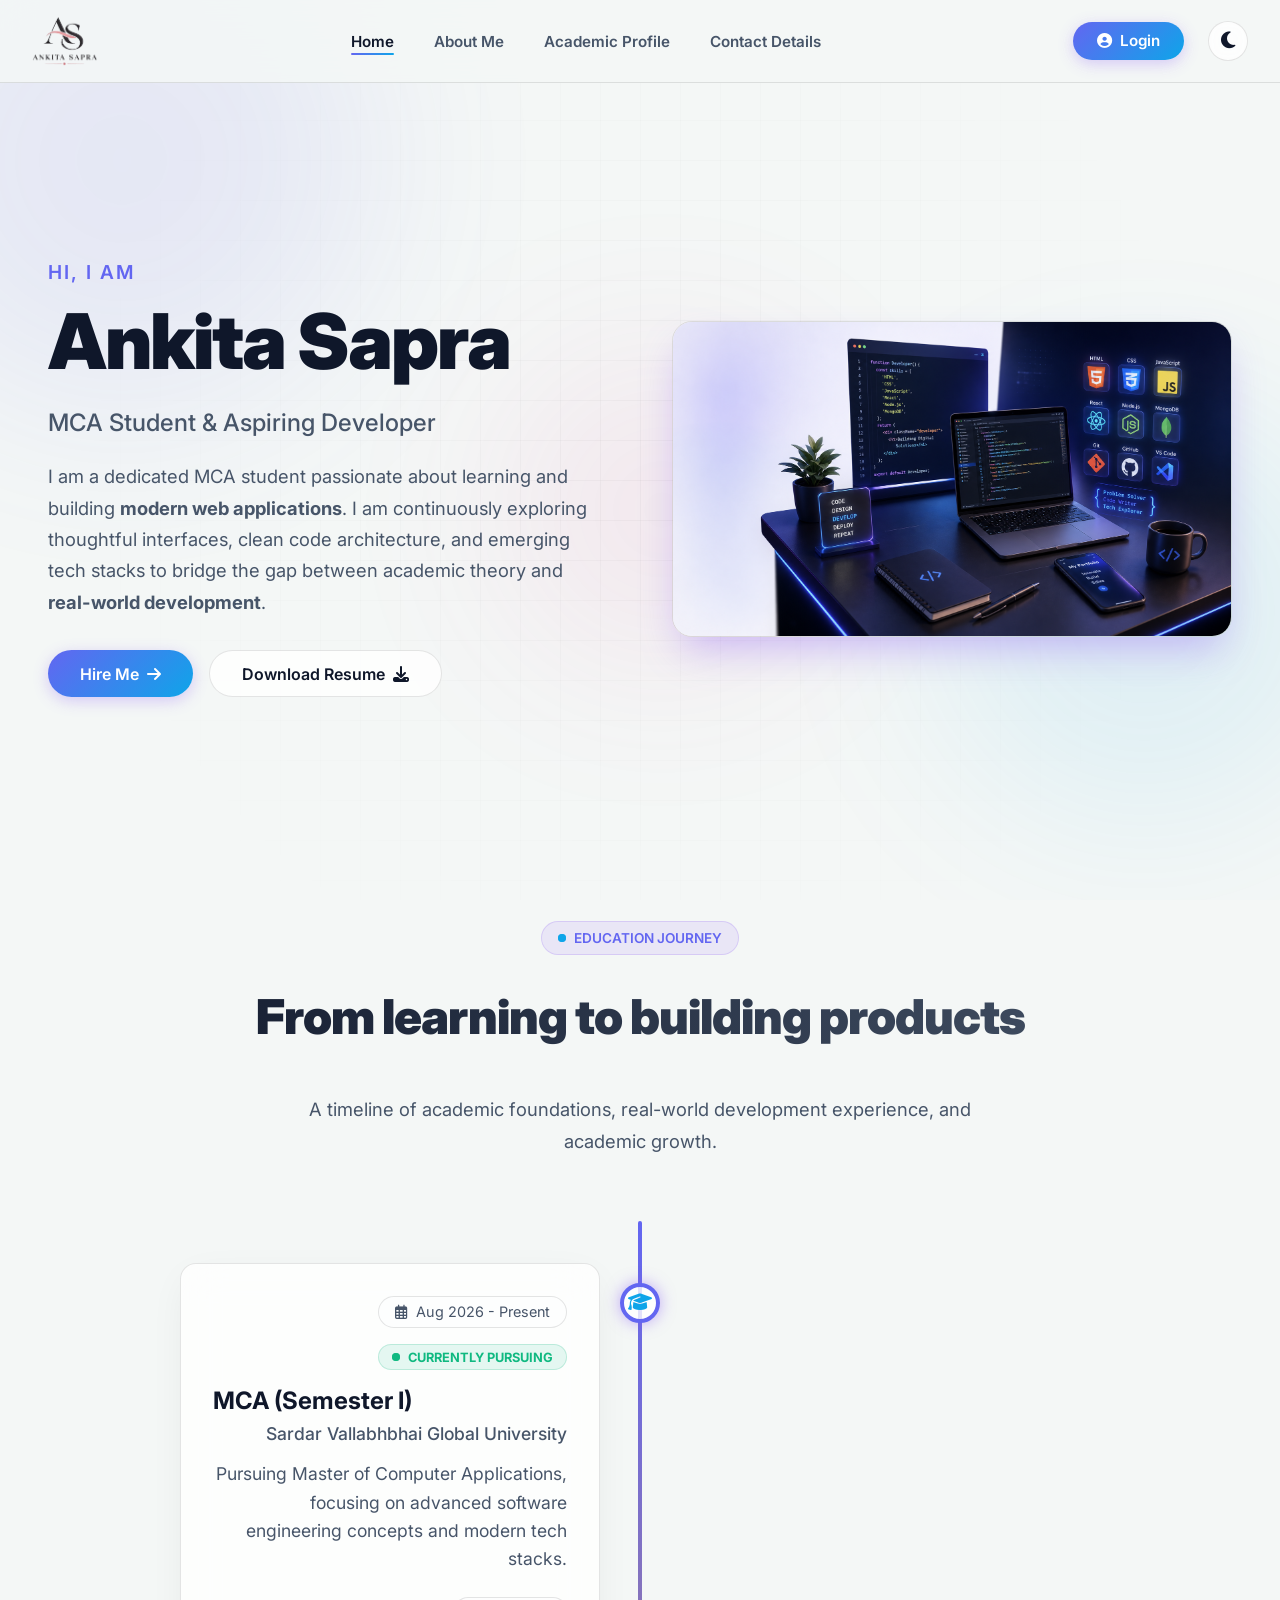
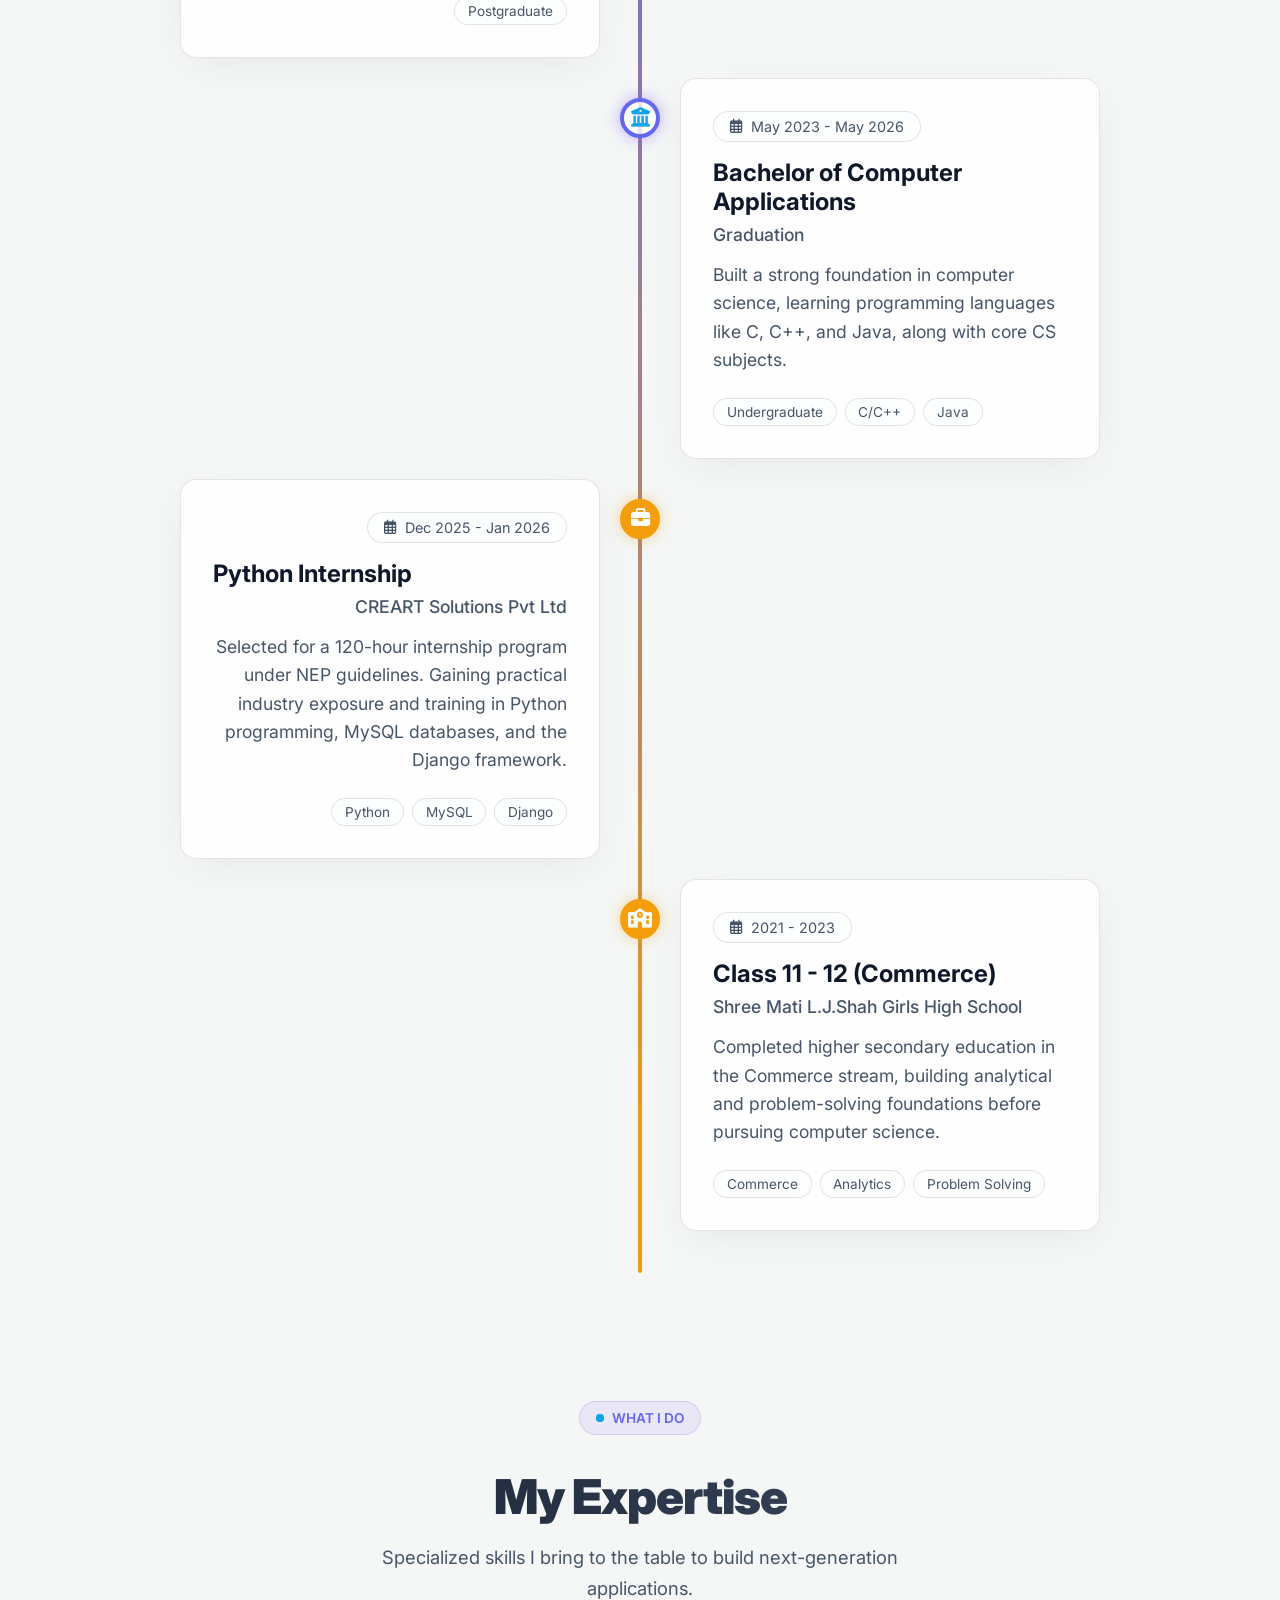
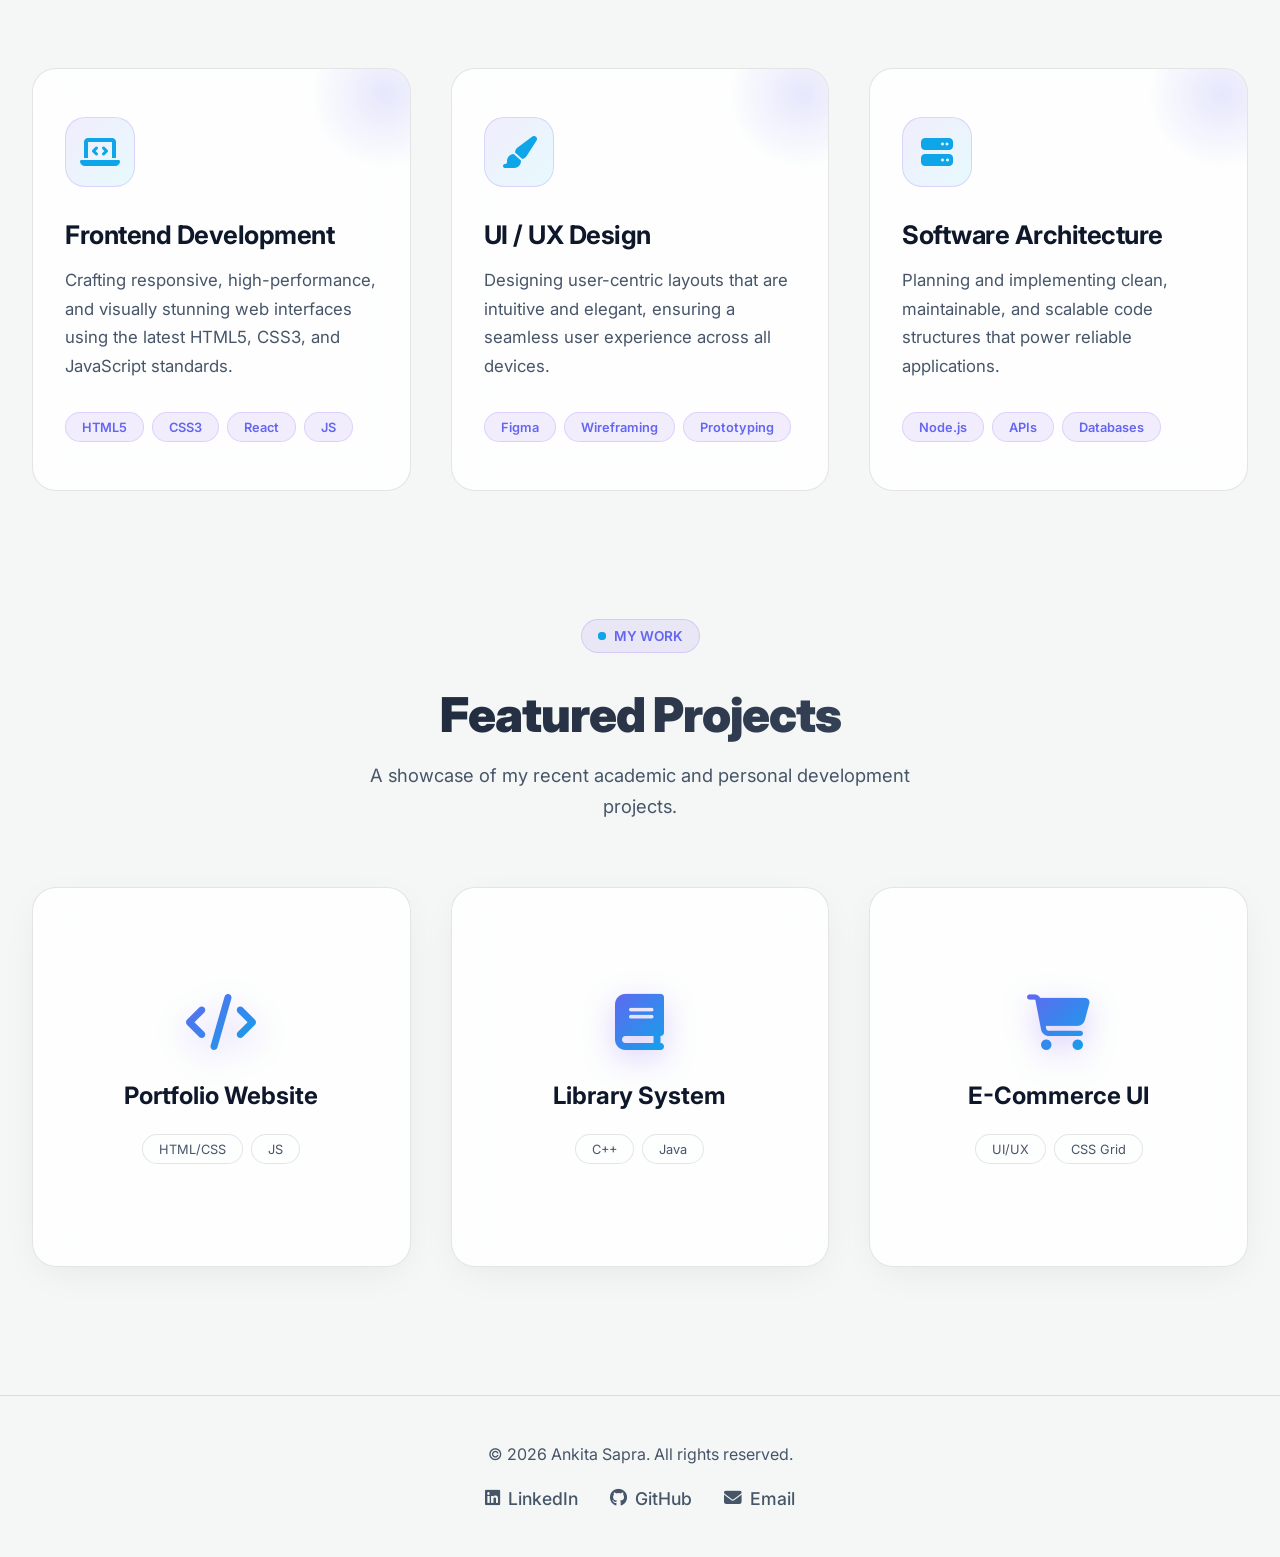
<file: index.html>
<!DOCTYPE html>
<html lang="en">

<head>
    <meta charset="UTF-8">
    <meta name="viewport" content="width=device-width, initial-scale=1.0">
    <title>Ankita Sapra - Portfolio | Home</title>
    <link rel="stylesheet" href="https://cdnjs.cloudflare.com/ajax/libs/font-awesome/6.4.0/css/all.min.css">
    <link rel="stylesheet" href="style.css">
    <link rel="stylesheet" href="index.css">
    <link rel="stylesheet" href="academic.css">
</head>

<body>
    <div class="background-effects">
        <div class="ambient-glow glow-1"></div>
        <div class="ambient-glow glow-2"></div>
        <div class="ambient-glow glow-3"></div>
        <div class="grid-overlay"></div>
    </div>
    <header id="header">
        <div class="nav-container">
            <a href="index.html" class="logo">
                <img src="assets/protfoliyo_logo.png" alt="Logo" class="logo-img">

            </a>
            <nav>
                <ul class="nav-links" id="nav-links">
                    <li><a href="index.html" class="active nav-item">Home</a></li>
                    <li><a href="about.html" class="nav-item">About Me</a></li>
                    <li><a href="academic.html" class="nav-item">Academic Profile</a></li>
                    <li><a href="contact.html" class="nav-item">Contact Details</a></li>
                    <li class="mobile-only-login"><a href="login.html" class="nav-item">Login</a></li>
                </ul>
            </nav>
            <div class="nav-actions">
                <a href="login.html" class="header-login-btn"><i class="fas fa-user-circle"></i> Login</a>
                <button class="theme-toggle" id="theme-toggle" aria-label="Toggle Dark Mode">
                    <i class="fas fa-moon"></i>
                </button>
                <button class="hamburger" id="hamburger" aria-label="Menu">
                    <i class="fas fa-bars"></i>
                </button>
            </div>
        </div>
    </header>

    <main>
        <!-- HERO SECTION WITH BACKGROUND IMAGE -->
        <section class="section scroll-reveal hero-section">
            <div class="hero-container">
                <div class="hero-text-content">
                    <p class="hero-greeting">Hi, I AM</p>
                    <h1 class="hero-title">Ankita Sapra</h1>
                    <h2 class="hero-subtitle">MCA Student & Aspiring Developer</h2>
                    <p class="hero-description">I am a dedicated MCA student passionate about learning and building
                        <strong>modern web applications</strong>. I am continuously exploring thoughtful interfaces,
                        clean code architecture, and emerging tech stacks to bridge the gap between academic theory and
                        <strong>real-world development</strong>.
                    </p>
                    <div class="hero-buttons">
                        <a href="contact.html" class="btn btn-primary">Hire Me <i class="fas fa-arrow-right"></i></a>
                        <a href="#" class="btn btn-secondary">Download Resume <i class="fas fa-download"></i></a>
                    </div>
                </div>
                <div class="hero-image-content">
                    <img src="assets/hero_banner.png" alt="Professional IT Setup" class="hero-image">
                </div>
            </div>
        </section>



        <!-- EDUCATION JOURNEY SECTION -->
        <section class="section scroll-reveal" id="academic">
            <div class="timeline-header text-center" style="text-align: center;">
                <span class="hero-badge"><span class="ping"><span></span><span></span></span> EDUCATION JOURNEY</span>
                <h2 class="section-title">From learning to <span>building products</span></h2>
                <p class="hero-description" style="margin: 0 auto 3rem auto; max-width: 700px;">A timeline of academic
                    foundations, real-world development experience, and academic growth.</p>
            </div>

            <div class="timeline">
                <div class="timeline-item left scroll-reveal">
                    <div class="timeline-icon">
                        <i class="fas fa-graduation-cap"></i>
                    </div>
                    <div class="timeline-content card">
                        <div class="timeline-date"><i class="far fa-calendar-alt"></i> Aug 2026 - Present</div>
                        <span class="active-badge"><span class="ping"><span></span><span></span></span> CURRENTLY
                            PURSUING</span>
                        <h3>MCA (Semester I)</h3>
                        <h4>Sardar Vallabhbhai Global University</h4>
                        <p>Pursuing Master of Computer Applications, focusing on advanced software engineering concepts
                            and modern tech stacks.</p>
                        <div class="timeline-tags">
                            <span>Postgraduate</span>
                        </div>
                    </div>
                </div>

                <div class="timeline-item right scroll-reveal">
                    <div class="timeline-icon">
                        <i class="fas fa-university"></i>
                    </div>
                    <div class="timeline-content card">
                        <div class="timeline-date"><i class="far fa-calendar-alt"></i> May 2023 - May 2026</div>
                        <h3>Bachelor of Computer Applications</h3>
                        <h4>Graduation</h4>
                        <p>Built a strong foundation in computer science, learning programming languages like C, C++,
                            and Java, along with core CS subjects.</p>
                        <div class="timeline-tags">
                            <span>Undergraduate</span>
                            <span>C/C++</span>
                            <span>Java</span>
                        </div>
                    </div>
                </div>

                <div class="timeline-item left scroll-reveal orange-theme">
                    <div class="timeline-icon">
                        <i class="fas fa-briefcase"></i>
                    </div>
                    <div class="timeline-content card">
                        <div class="timeline-date"><i class="far fa-calendar-alt"></i> Dec 2025 - Jan 2026 </div>
                        <h3>Python Internship</h3>
                        <h4>CREART Solutions Pvt Ltd</h4>
                        <p>Selected for a 120-hour internship program under NEP guidelines. Gaining practical industry
                            exposure and training in Python programming, MySQL databases, and the Django framework.</p>
                        <div class="timeline-tags">
                            <span>Python</span>
                            <span>MySQL</span>
                            <span>Django</span>
                        </div>
                    </div>
                </div>

                <div class="timeline-item right scroll-reveal orange-theme">
                    <div class="timeline-icon">
                        <i class="fas fa-school"></i>
                    </div>
                    <div class="timeline-content card">
                        <div class="timeline-date"><i class="far fa-calendar-alt"></i> 2021 - 2023</div>
                        <h3>Class 11 - 12 (Commerce)</h3>
                        <h4>Shree Mati L.J.Shah Girls High School</h4>
                        <p>Completed higher secondary education in the Commerce stream, building analytical and
                            problem-solving foundations before pursuing computer science.</p>
                        <div class="timeline-tags">
                            <span>Commerce</span>
                            <span>Analytics</span>
                            <span>Problem Solving</span>
                        </div>
                    </div>
                </div>
            </div>
        </section>

        <!-- EXPERTISE SECTION -->
        <section class="section scroll-reveal" id="expertise">
            <div class="text-center" style="text-align: center; margin-bottom: 4rem;">
                <span class="hero-badge"><span class="ping"><span></span><span></span></span> WHAT I DO</span>
                <h2 class="section-title" style="margin-bottom: 1rem;">My Expertise</h2>
                <p class="hero-description" style="margin: 0 auto; max-width: 600px;">Specialized skills I bring to the
                    table to build next-generation applications.</p>
            </div>
            <div class="expertise-grid">
                <div class="expertise-card">
                    <div class="expertise-glow"></div>
                    <div class="expertise-icon">
                        <i class="fas fa-laptop-code"></i>
                    </div>
                    <h3>Frontend Development</h3>
                    <p>Crafting responsive, high-performance, and visually stunning web interfaces using the latest
                        HTML5, CSS3, and JavaScript standards.</p>
                    <ul class="expertise-tags">
                        <li>HTML5</li>
                        <li>CSS3</li>
                        <li>React</li>
                        <li>JS</li>
                    </ul>
                </div>
                <div class="expertise-card">
                    <div class="expertise-glow"></div>
                    <div class="expertise-icon">
                        <i class="fas fa-paint-brush"></i>
                    </div>
                    <h3>UI / UX Design</h3>
                    <p>Designing user-centric layouts that are intuitive and elegant, ensuring a seamless user
                        experience across all devices.</p>
                    <ul class="expertise-tags">
                        <li>Figma</li>
                        <li>Wireframing</li>
                        <li>Prototyping</li>
                    </ul>
                </div>
                <div class="expertise-card">
                    <div class="expertise-glow"></div>
                    <div class="expertise-icon">
                        <i class="fas fa-server"></i>
                    </div>
                    <h3>Software Architecture</h3>
                    <p>Planning and implementing clean, maintainable, and scalable code structures that power reliable
                        applications.</p>
                    <ul class="expertise-tags">
                        <li>Node.js</li>
                        <li>APIs</li>
                        <li>Databases</li>
                    </ul>
                </div>
            </div>
        </section>

        <!-- FEATURED PROJECTS SECTION -->
        <section class="section scroll-reveal" id="projects">
            <div class="text-center" style="text-align: center; margin-bottom: 4rem;">
                <span class="hero-badge"><span class="ping"><span></span><span></span></span> MY WORK</span>
                <h2 class="section-title" style="margin-bottom: 1rem;">Featured Projects</h2>
                <p class="hero-description" style="margin: 0 auto; max-width: 600px;">A showcase of my recent academic
                    and personal development projects.</p>
            </div>

            <div class="projects-grid">
                <!-- Project 1 -->
                <div class="flip-card">
                    <div class="flip-card-inner">
                        <div class="flip-card-front card">
                            <div class="project-icon-large">
                                <i class="fas fa-code"></i>
                            </div>
                            <h3>Portfolio Website</h3>
                            <div class="project-front-tags">
                                <span>HTML/CSS</span>
                                <span>JS</span>
                            </div>
                        </div>
                        <div class="flip-card-back">
                            <h3>Portfolio Website</h3>
                            <p>A fully responsive personal academic portfolio built from scratch using HTML5, CSS3, and
                                JavaScript, featuring a custom dark/light theme toggle and animations.</p>
                            <a href="#" class="btn btn-secondary"
                                style="background: transparent; color: white; border-color: rgba(255,255,255,0.5);">View
                                Source <i class="fas fa-arrow-right"></i></a>
                        </div>
                    </div>
                </div>

                <!-- Project 2 -->
                <div class="flip-card">
                    <div class="flip-card-inner">
                        <div class="flip-card-front card">
                            <div class="project-icon-large">
                                <i class="fas fa-book"></i>
                            </div>
                            <h3>Library System</h3>
                            <div class="project-front-tags">
                                <span>C++</span>
                                <span>Java</span>
                            </div>
                        </div>
                        <div class="flip-card-back">
                            <h3>Library System</h3>
                            <p>A robust application developed in C++ and Java for managing books, tracking issue
                                records, and organizing student profiles efficiently.</p>
                            <a href="#" class="btn btn-secondary"
                                style="background: transparent; color: white; border-color: rgba(255,255,255,0.5);">View
                                Source <i class="fas fa-arrow-right"></i></a>
                        </div>
                    </div>
                </div>

                <!-- Project 3 -->
                <div class="flip-card">
                    <div class="flip-card-inner">
                        <div class="flip-card-front card">
                            <div class="project-icon-large">
                                <i class="fas fa-shopping-cart"></i>
                            </div>
                            <h3>E-Commerce UI</h3>
                            <div class="project-front-tags">
                                <span>UI/UX</span>
                                <span>CSS Grid</span>
                            </div>
                        </div>
                        <div class="flip-card-back">
                            <h3>E-Commerce UI</h3>
                            <p>A visually stunning frontend UI clone of a modern e-commerce platform demonstrating
                                advanced CSS Grid, Flexbox, and responsive design techniques.</p>
                            <a href="#" class="btn btn-secondary"
                                style="background: transparent; color: white; border-color: rgba(255,255,255,0.5);">View
                                Source <i class="fas fa-arrow-right"></i></a>
                        </div>
                    </div>
                </div>
            </div>
        </section>
    </main>

    <footer>
        <div class="footer-content">
            <p>&copy; 2026 Ankita Sapra. All rights reserved.</p>
            <div class="footer-links">
                <a href="https://linkedin.com/in/sapra-ankita" target="_blank"><i class="fab fa-linkedin"></i>
                    LinkedIn</a>
                <a href="https://github.com" target="_blank"><i class="fab fa-github"></i> GitHub</a>
                <a href="mailto:26ci2110080@gmail.com"><i class="fas fa-envelope"></i> Email</a>
            </div>
        </div>
    </footer>

    <script src="script.js"></script>
</body>

</html>
</file>
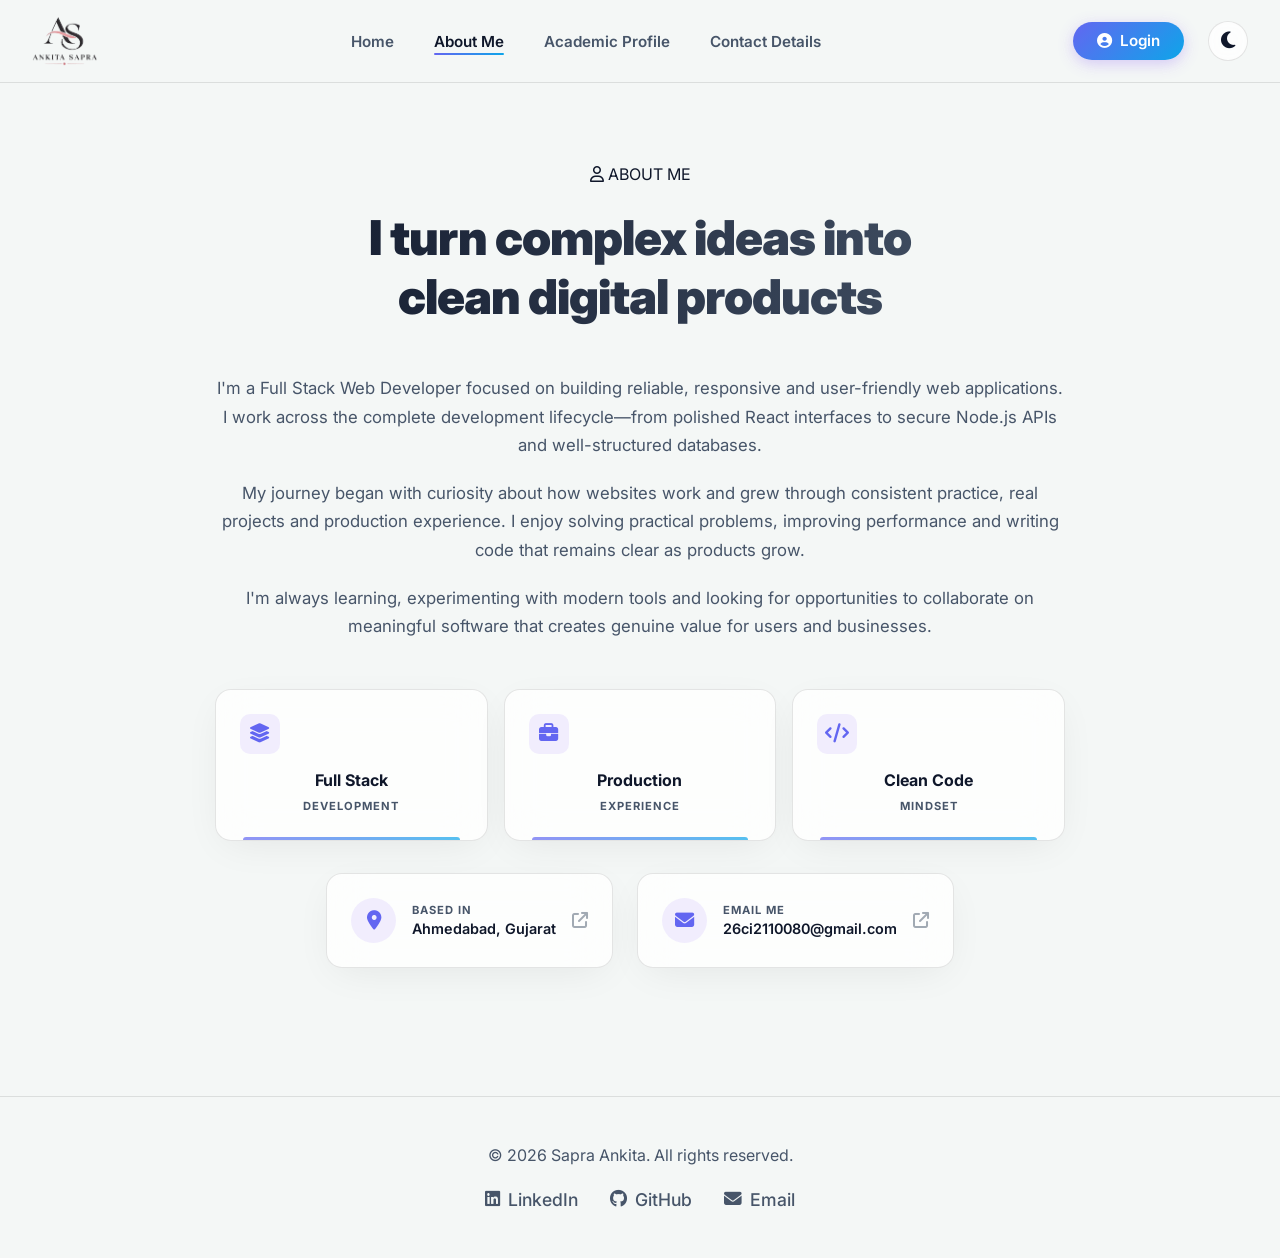
<file: about.html>
<!DOCTYPE html>
<html lang="en">

<head>
    <meta charset="UTF-8">
    <meta name="viewport" content="width=device-width, initial-scale=1.0">
    <title>Sapra Ankita - Portfolio | About Me</title>
    <!-- FontAwesome for Icons -->
    <link rel="stylesheet" href="https://cdnjs.cloudflare.com/ajax/libs/font-awesome/6.4.0/css/all.min.css">
    <link rel="stylesheet" href="style.css">
    <link rel="stylesheet" href="about.css">
</head>

<body>
    <header id="header">
        <div class="nav-container">
            <a href="index.html" class="logo">
                <img src="assets/protfoliyo_logo.png" alt="Logo" class="logo-img">
            </a>
            <nav>
                <ul class="nav-links" id="nav-links">
                    <li><a href="index.html" class="nav-item">Home</a></li>
                    <li><a href="about.html" class="active nav-item">About Me</a></li>
                    <li><a href="academic.html" class="nav-item">Academic Profile</a></li>
                    <li><a href="contact.html" class="nav-item">Contact Details</a></li>
                    <li class="mobile-only-login"><a href="login.html" class="nav-item">Login</a></li>
                </ul>
            </nav>
            <div class="nav-actions">
                <a href="login.html" class="header-login-btn"><i class="fas fa-user-circle"></i> Login</a>
                <button class="theme-toggle" id="theme-toggle" aria-label="Toggle Dark Mode">
                    <i class="fas fa-moon"></i>
                </button>
                <button class="hamburger" id="hamburger" aria-label="Menu">
                    <i class="fas fa-bars"></i>
                </button>
            </div>
        </div>
    </header>

    <main>
        <!-- ABOUT SECTION -->
        <section class="section scroll-reveal about-redesign">
            <div class="about-grid">
                <!-- Left Column (Image & Info) -->
                <!-- <div class="about-image-card card">
                    <div class="floating-badge html-badge"><i class="fab fa-html5"></i> HTML</div>
                    <div class="floating-badge css-badge"><i class="fab fa-css3-alt"></i> CSS</div>

                    <div class="availability-tag">
                        <div class="ping"><span></span><span></span></div>
                        AVAILABLE FOR OPPORTUNITIES
                    </div>

                    <img src="assets/MyImage.png" alt="Profile Image" class="profile-image">

                    <div class="profile-info-overlay">
                        <h2>Sapra Ankita</h2>
                        <p>FULL STACK WEB DEVELOPER</p>
                    </div>

                    <div class="profile-footer">
                        <div class="location-tag"><i class="fas fa-map-marker-alt"></i> Ahmedabad, Gujarat</div>
                        <div class="work-tag"><i class="fas fa-bolt"></i> Open to work</div>
                    </div>
                </div> -->

                <!-- Right Column (Text & Grid) -->
                <div class="about-text-content" style="max-width: 850px; text-align: center; margin: 0 auto;">
                    <div class="hero-badge" style="margin: 0 auto 1.5rem auto;">
                        <i class="far fa-user"></i> ABOUT ME
                    </div>

                    <h1 class="section-title">
                        I turn complex ideas into <br><span>clean digital products</span>
                    </h1>

                    <div class="about-description">
                        <p>I'm a Full Stack Web Developer focused on building reliable, responsive and
                            user-friendly web applications. I work across the complete development lifecycle—from
                            polished React interfaces to secure Node.js APIs and well-structured databases.</p>
                        <p>My journey began with curiosity about how websites work and grew through consistent practice,
                            real projects and production experience. I enjoy solving practical problems, improving
                            performance and writing code that remains clear as products grow.</p>
                        <p>I'm always learning, experimenting with modern tools and looking for opportunities to
                            collaborate on meaningful software that creates genuine value for users and businesses.</p>
                    </div>

                    <div class="skills-grid">
                        <div class="skill-card card">
                            <div class="skill-icon"><i class="fas fa-layer-group"></i></div>
                            <h4>Full Stack</h4>
                            <p>DEVELOPMENT</p>
                        </div>
                        <div class="skill-card card">
                            <div class="skill-icon"><i class="fas fa-briefcase"></i></div>
                            <h4>Production</h4>
                            <p>EXPERIENCE</p>
                        </div>
                        <div class="skill-card card">
                            <div class="skill-icon"><i class="fas fa-code"></i></div>
                            <h4>Clean Code</h4>
                            <p>MINDSET</p>
                        </div>
                    </div>

                    <div class="contact-cards-grid" style="display: flex; justify-content: center; gap: 1.5rem; flex-wrap: wrap;">
                        <a href="#" class="contact-info-card card" style="text-align: left;">
                            <div class="c-icon"><i class="fas fa-map-marker-alt"></i></div>
                            <div class="c-text">
                                <span class="c-label">BASED IN</span>
                                <span class="c-value">Ahmedabad, Gujarat</span>
                            </div>
                            <i class="fas fa-arrow-up-right-from-square c-arrow"></i>
                        </a>
                        <a href="mailto:26ci2110080@gmail.com" class="contact-info-card card" style="text-align: left;">
                            <div class="c-icon"><i class="fas fa-envelope"></i></div>
                            <div class="c-text">
                                <span class="c-label">EMAIL ME</span>
                                <span class="c-value">26ci2110080@gmail.com</span>
                            </div>
                            <i class="fas fa-arrow-up-right-from-square c-arrow"></i>
                        </a>
                    </div>
                </div>
            </div>
        </section>
    </main>

    <!-- Footer -->
    <footer>
        <div class="footer-content">
            <p>&copy; 2026 Sapra Ankita. All rights reserved.</p>
            <div class="footer-links">
                <a href="https://linkedin.com/in/sapra-ankita" target="_blank"><i class="fab fa-linkedin"></i>
                    LinkedIn</a>
                <a href="https://github.com" target="_blank"><i class="fab fa-github"></i> GitHub</a>
                <a href="mailto:26ci2110080@gmail.com"><i class="fas fa-envelope"></i> Email</a>
            </div>
        </div>
    </footer>

    <script src="script.js"></script>
</body>

</html>
</file>
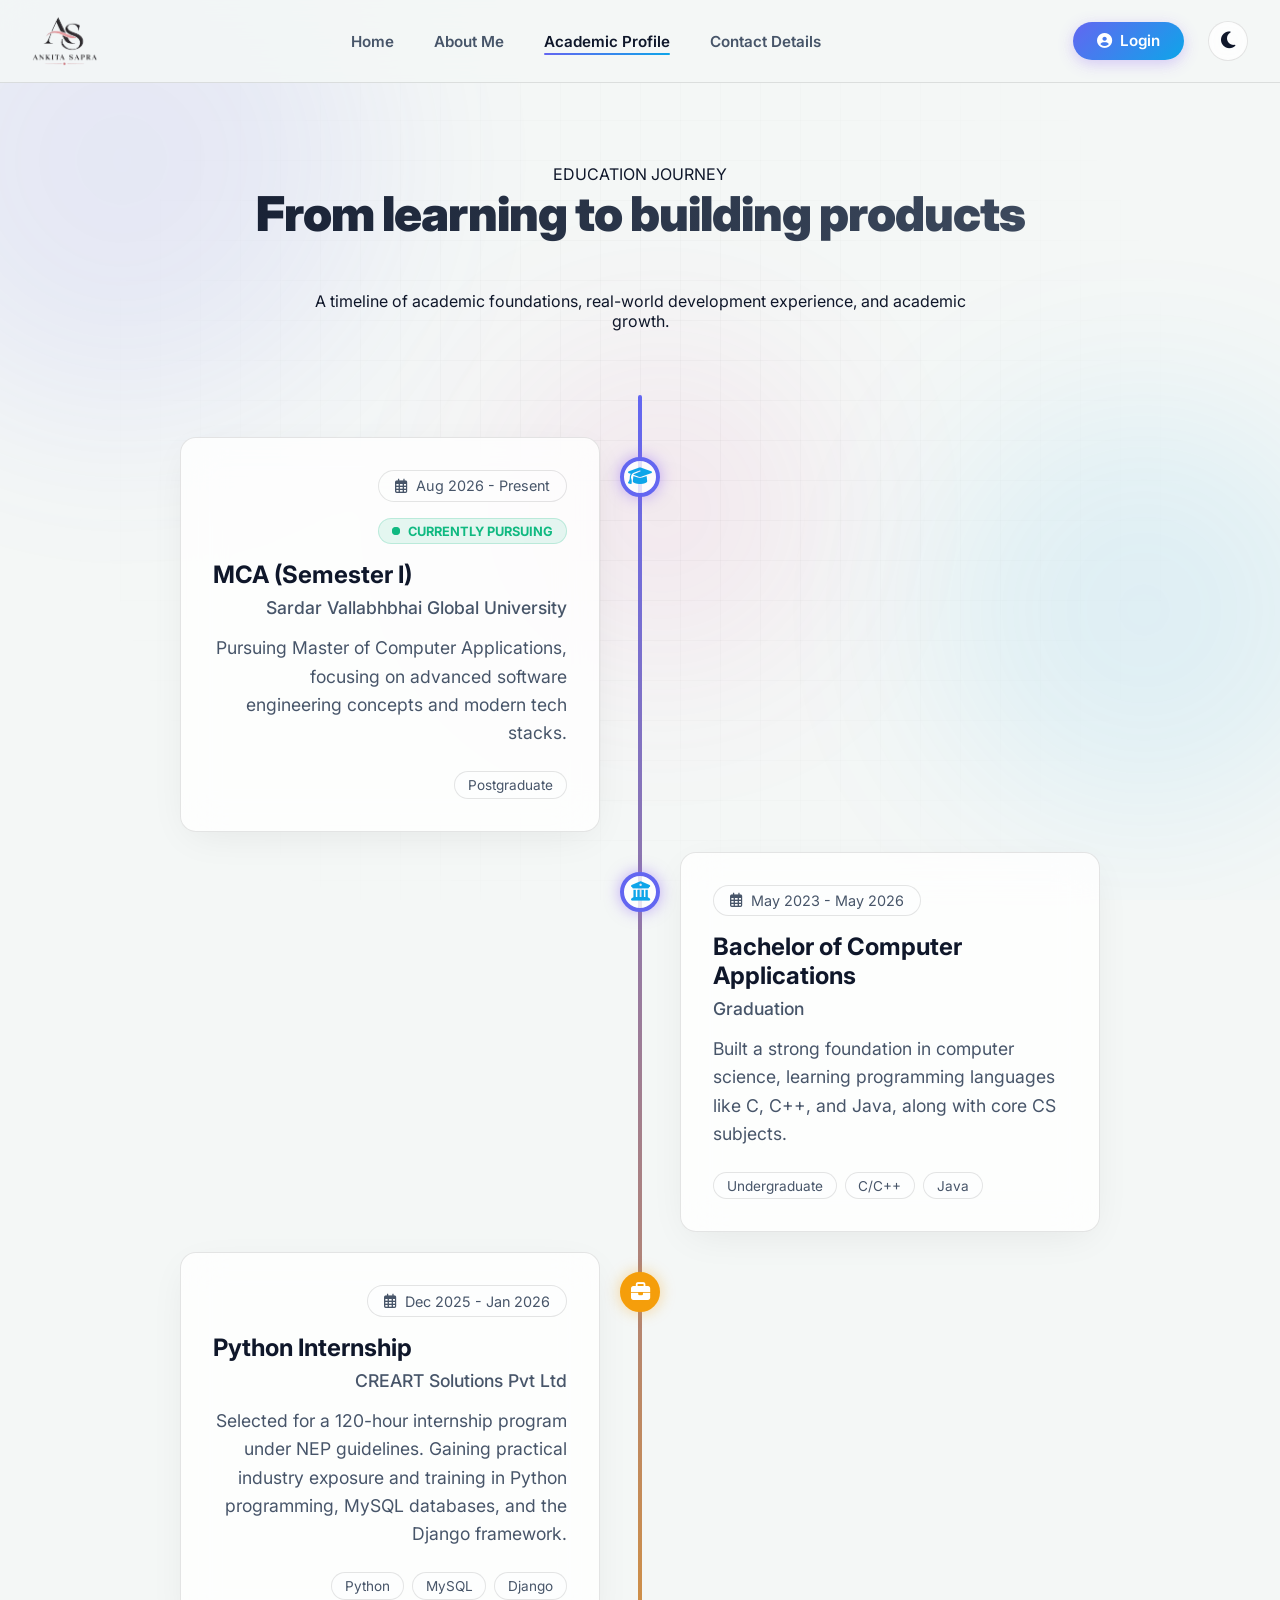
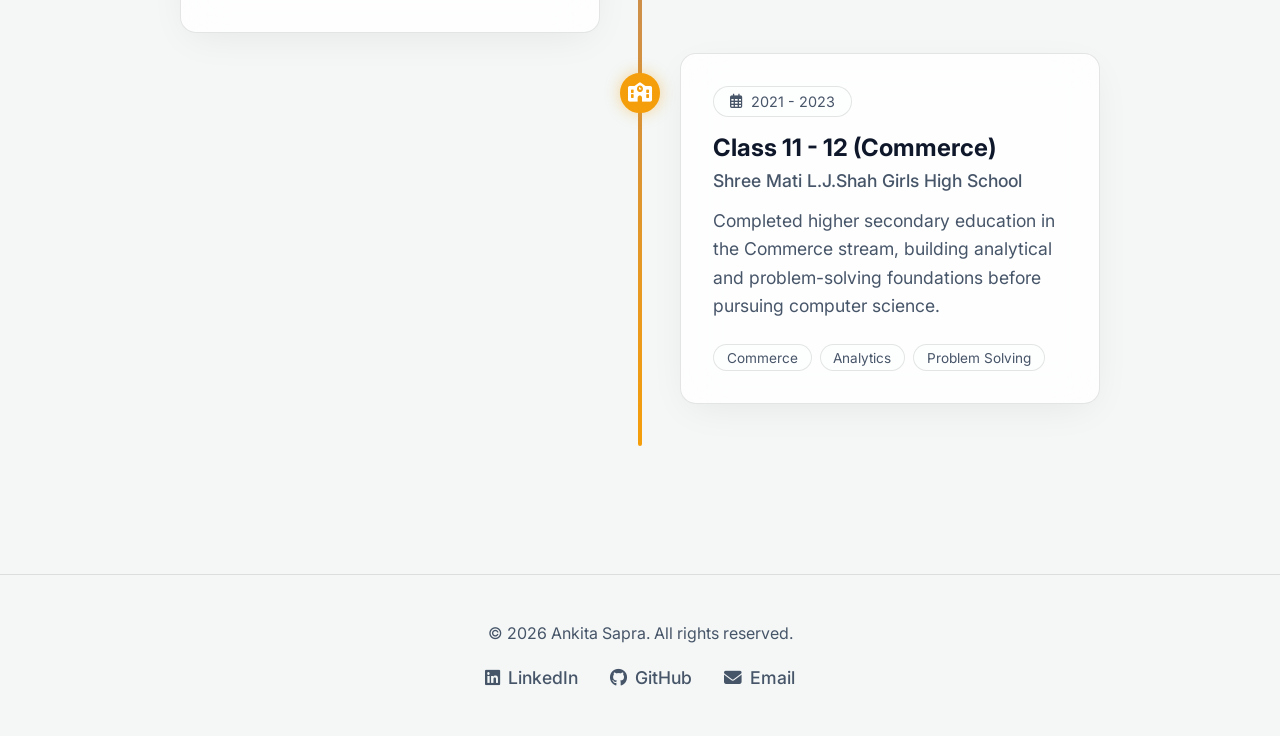
<file: academic.html>
<!DOCTYPE html>
<html lang="en">

<head>
    <meta charset="UTF-8">
    <meta name="viewport" content="width=device-width, initial-scale=1.0">
    <title>Ankita Sapra - Portfolio | Academic Profile</title>
    <link rel="stylesheet" href="https://cdnjs.cloudflare.com/ajax/libs/font-awesome/6.4.0/css/all.min.css">
    <link rel="stylesheet" href="style.css">
    <link rel="stylesheet" href="academic.css">
</head>

<body>
    <div class="background-effects">
        <div class="ambient-glow glow-1"></div>
        <div class="ambient-glow glow-2"></div>
        <div class="ambient-glow glow-3"></div>
        <div class="grid-overlay"></div>
    </div>
    <header id="header">
        <div class="nav-container">
            <a href="index.html" class="logo">
                <img src="assets/protfoliyo_logo.png" alt="Logo" class="logo-img">
            </a>
            <nav>
                <ul class="nav-links" id="nav-links">
                    <li><a href="index.html" class="nav-item">Home</a></li>
                    <li><a href="about.html" class="nav-item">About Me</a></li>
                    <li><a href="academic.html" class="active nav-item">Academic Profile</a></li>
                    <li><a href="contact.html" class="nav-item">Contact Details</a></li>
                    <li class="mobile-only-login"><a href="login.html" class="nav-item">Login</a></li>
                </ul>
            </nav>
            <div class="nav-actions">
                <a href="login.html" class="header-login-btn"><i class="fas fa-user-circle"></i> Login</a>
                <button class="theme-toggle" id="theme-toggle" aria-label="Toggle Dark Mode">
                    <i class="fas fa-moon"></i>
                </button>
                <button class="hamburger" id="hamburger" aria-label="Menu">
                    <i class="fas fa-bars"></i>
                </button>
            </div>
        </div>
    </header>

    <main>
        <!-- EDUCATION JOURNEY SECTION -->
        <section class="section scroll-reveal" id="academic">
            <div class="timeline-header text-center" style="text-align: center;">
                <span class="hero-badge"><span class="ping"><span></span><span></span></span> EDUCATION JOURNEY</span>
                <h2 class="section-title">From learning to <span>building products</span></h2>
                <p class="hero-description" style="margin: 0 auto 3rem auto; max-width: 700px;">A timeline of academic
                    foundations, real-world development experience, and academic growth.</p>
            </div>

            <div class="timeline">
                <div class="timeline-item left scroll-reveal">
                    <div class="timeline-icon">
                        <i class="fas fa-graduation-cap"></i>
                    </div>
                    <div class="timeline-content card">
                        <div class="timeline-date"><i class="far fa-calendar-alt"></i> Aug 2026 - Present</div>
                        <span class="active-badge"><span class="ping"><span></span><span></span></span> CURRENTLY
                            PURSUING</span>
                        <h3>MCA (Semester I)</h3>
                        <h4>Sardar Vallabhbhai Global University</h4>
                        <p>Pursuing Master of Computer Applications, focusing on advanced software engineering concepts
                            and modern tech stacks.</p>
                        <div class="timeline-tags">
                            <span>Postgraduate</span>
                        </div>
                    </div>
                </div>

                <div class="timeline-item right scroll-reveal">
                    <div class="timeline-icon">
                        <i class="fas fa-university"></i>
                    </div>
                    <div class="timeline-content card">
                        <div class="timeline-date"><i class="far fa-calendar-alt"></i> May 2023 - May 2026</div>
                        <h3>Bachelor of Computer Applications</h3>
                        <h4>Graduation</h4>
                        <p>Built a strong foundation in computer science, learning programming languages like C, C++,
                            and Java, along with core CS subjects.</p>
                        <div class="timeline-tags">
                            <span>Undergraduate</span>
                            <span>C/C++</span>
                            <span>Java</span>
                        </div>
                    </div>
                </div>

                <div class="timeline-item left scroll-reveal orange-theme">
                    <div class="timeline-icon">
                        <i class="fas fa-briefcase"></i>
                    </div>
                    <div class="timeline-content card">
                        <div class="timeline-date"><i class="far fa-calendar-alt"></i> Dec 2025 - Jan 2026 </div>
                        <h3>Python Internship</h3>
                        <h4>CREART Solutions Pvt Ltd</h4>
                        <p>Selected for a 120-hour internship program under NEP guidelines. Gaining practical industry
                            exposure and training in Python programming, MySQL databases, and the Django framework.</p>
                        <div class="timeline-tags">
                            <span>Python</span>
                            <span>MySQL</span>
                            <span>Django</span>
                        </div>
                    </div>
                </div>

                <div class="timeline-item right scroll-reveal orange-theme">
                    <div class="timeline-icon">
                        <i class="fas fa-school"></i>
                    </div>
                    <div class="timeline-content card">
                        <div class="timeline-date"><i class="far fa-calendar-alt"></i> 2021 - 2023</div>
                        <h3>Class 11 - 12 (Commerce)</h3>
                        <h4>Shree Mati L.J.Shah Girls High School</h4>
                        <p>Completed higher secondary education in the Commerce stream, building analytical and
                            problem-solving foundations before pursuing computer science.</p>
                        <div class="timeline-tags">
                            <span>Commerce</span>
                            <span>Analytics</span>
                            <span>Problem Solving</span>
                        </div>
                    </div>
                </div>
            </div>
        </section>
    </main>

    <footer>
        <div class="footer-content">
            <p>&copy; 2026 Ankita Sapra. All rights reserved.</p>
            <div class="footer-links">
                <a href="https://linkedin.com/in/sapra-ankita" target="_blank"><i class="fab fa-linkedin"></i>
                    LinkedIn</a>
                <a href="https://github.com" target="_blank"><i class="fab fa-github"></i> GitHub</a>
                <a href="mailto:26ci2110080@gmail.com"><i class="fas fa-envelope"></i> Email</a>
            </div>
        </div>
    </footer>

    <script src="script.js"></script>
</body>

</html>
</file>
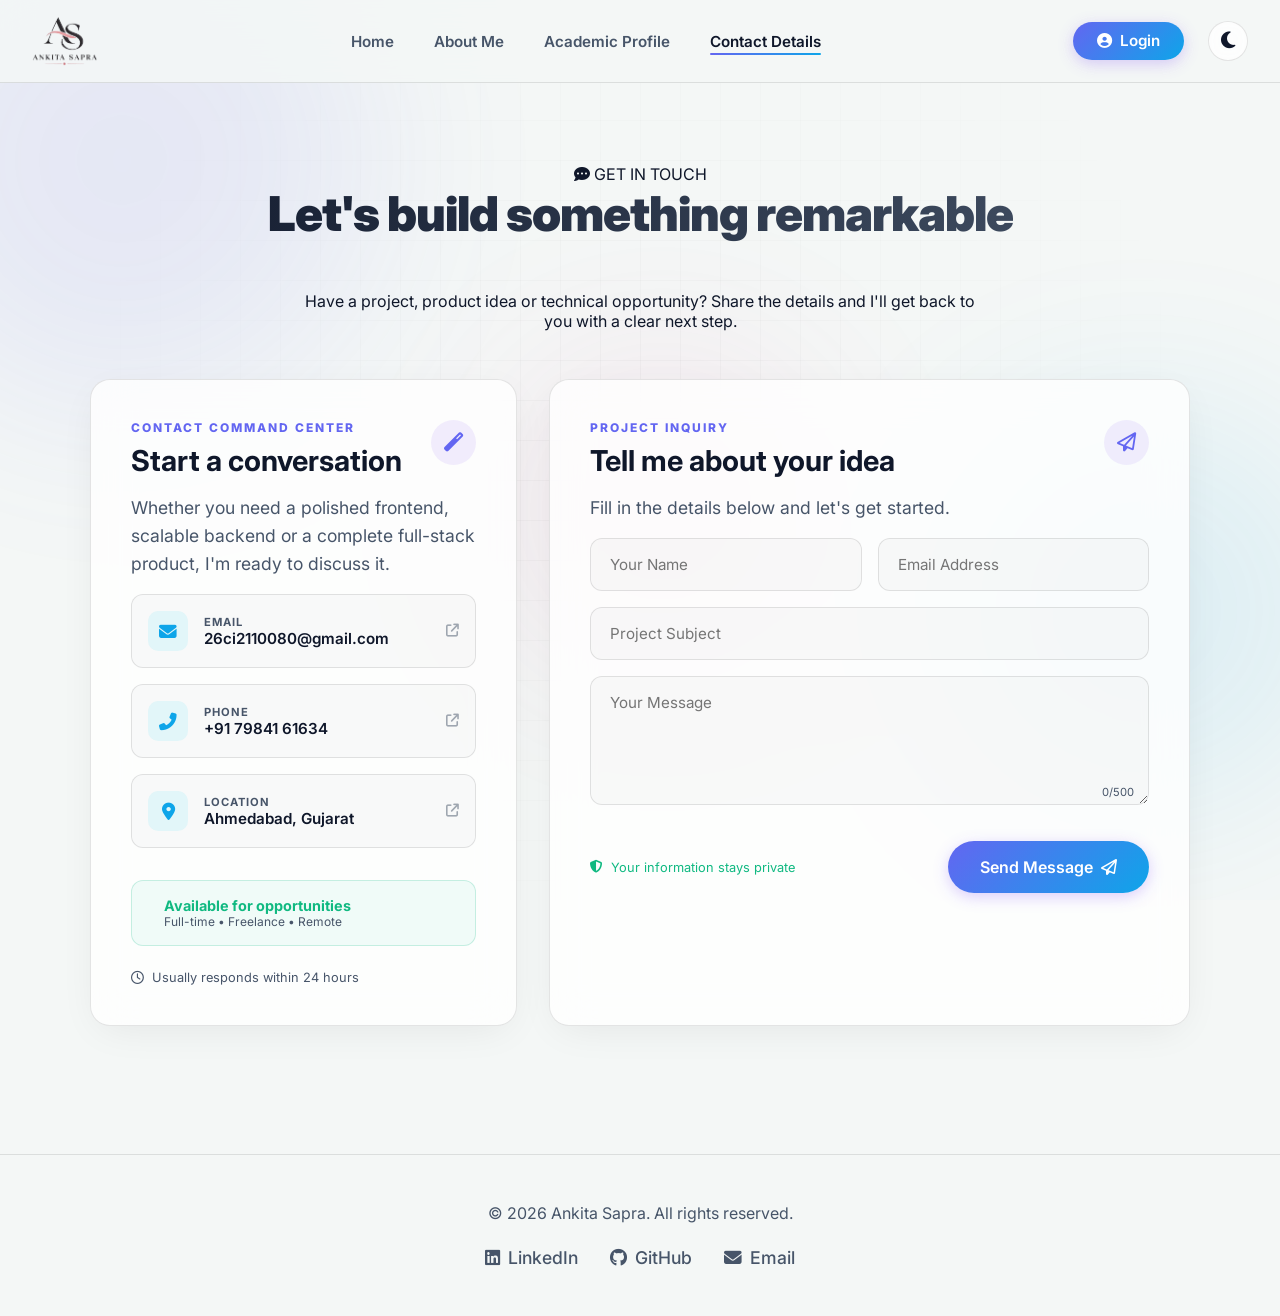
<file: contact.html>
<!DOCTYPE html>
<html lang="en">
<head>
    <meta charset="UTF-8">
    <meta name="viewport" content="width=device-width, initial-scale=1.0">
    <title>Ankita Sapra - Portfolio | Contact</title>
    <link rel="stylesheet" href="https://cdnjs.cloudflare.com/ajax/libs/font-awesome/6.4.0/css/all.min.css">
    <link rel="stylesheet" href="style.css">
    <link rel="stylesheet" href="contact.css">
</head>
<body>
    <div class="background-effects">
        <div class="ambient-glow glow-1"></div>
        <div class="ambient-glow glow-2"></div>
        <div class="ambient-glow glow-3"></div>
        <div class="grid-overlay"></div>
    </div>
    <header id="header">
        <div class="nav-container">
            <a href="index.html" class="logo">
                <img src="assets/protfoliyo_logo.png" alt="Logo" class="logo-img">
            </a>
            <nav>
                <ul class="nav-links" id="nav-links">
                    <li><a href="index.html" class="nav-item">Home</a></li>
                    <li><a href="about.html" class="nav-item">About Me</a></li>
                    <li><a href="academic.html" class="nav-item">Academic Profile</a></li>
                    <li><a href="contact.html" class="active nav-item">Contact Details</a></li>
                    <li class="mobile-only-login"><a href="login.html" class="nav-item">Login</a></li>
                </ul>
            </nav>
            <div class="nav-actions">
                <a href="login.html" class="header-login-btn"><i class="fas fa-user-circle"></i> Login</a>
                <button class="theme-toggle" id="theme-toggle" aria-label="Toggle Dark Mode">
                    <i class="fas fa-moon"></i>
                </button>
                <button class="hamburger" id="hamburger" aria-label="Menu">
                    <i class="fas fa-bars"></i>
                </button>
            </div>
        </div>
    </header>

    <main>
        <!-- CONTACT SECTION -->
        <section class="section scroll-reveal" id="contact">
            <div class="timeline-header text-center" style="text-align: center;">
                <span class="hero-badge"><i class="fas fa-comment-dots"></i> GET IN TOUCH</span>
                <h2 class="section-title">Let's build something <span>remarkable</span></h2>
                <p class="hero-description" style="margin: 0 auto 3rem auto; max-width: 700px;">Have a project, product idea or technical opportunity? Share the details and I'll get back to you with a clear next step.</p>
            </div>
            
            <div class="contact-split-layout">
                <!-- Left Column -->
                <div class="contact-command-center card">
                    <div class="contact-card-header">
                        <div>
                            <span class="sub-heading">CONTACT COMMAND CENTER</span>
                            <h3>Start a conversation</h3>
                        </div>
                        <div class="header-icon"><i class="fas fa-magic"></i></div>
                    </div>
                    <p class="contact-desc">Whether you need a polished frontend, scalable backend or a complete full-stack product, I'm ready to discuss it.</p>
                    
                    <div class="contact-info-list">
                        <a href="mailto:26ci2110080@gmail.com" class="contact-info-item">
                            <div class="info-icon"><i class="fas fa-envelope"></i></div>
                            <div class="info-text">
                                <span class="info-label">EMAIL</span>
                                <span class="info-value">26ci2110080@gmail.com</span>
                            </div>
                            <i class="fas fa-arrow-up-right-from-square arrow-icon"></i>
                        </a>
                        
                        <a href="tel:7984161634" class="contact-info-item">
                            <div class="info-icon"><i class="fas fa-phone-alt"></i></div>
                            <div class="info-text">
                                <span class="info-label">PHONE</span>
                                <span class="info-value">+91 79841 61634</span>
                            </div>
                            <i class="fas fa-arrow-up-right-from-square arrow-icon"></i>
                        </a>

                        <div class="contact-info-item">
                            <div class="info-icon"><i class="fas fa-map-marker-alt"></i></div>
                            <div class="info-text">
                                <span class="info-label">LOCATION</span>
                                <span class="info-value">Ahmedabad, Gujarat</span>
                            </div>
                            <i class="fas fa-arrow-up-right-from-square arrow-icon"></i>
                        </div>
                    </div>

                    <div class="availability-box">
                        <div class="ping-indicator"><span class="ping"><span></span><span></span></span></div>
                        <div class="availability-text">
                            <strong>Available for opportunities</strong>
                            <span>Full-time • Freelance • Remote</span>
                        </div>
                    </div>
                    
                    <div class="contact-footer-note">
                        <i class="far fa-clock"></i> Usually responds within 24 hours
                    </div>
                </div>

                <!-- Right Column -->
                <div class="project-inquiry card">
                    <div class="contact-card-header">
                        <div>
                            <span class="sub-heading">PROJECT INQUIRY</span>
                            <h3>Tell me about your idea</h3>
                        </div>
                        <div class="header-icon"><i class="far fa-paper-plane"></i></div>
                    </div>
                    <p class="contact-desc">Fill in the details below and let's get started.</p>
                    
                    <form class="contact-form">
                        <div class="form-row">
                            <div class="form-group">
                                <input type="text" placeholder="Your Name" required>
                            </div>
                            <div class="form-group">
                                <input type="email" placeholder="Email Address" required>
                            </div>
                        </div>
                        <div class="form-group">
                            <input type="text" placeholder="Project Subject" required>
                        </div>
                        <div class="form-group">
                            <textarea placeholder="Your Message" rows="5" required></textarea>
                            <div class="char-count">0/500</div>
                        </div>
                        
                        <div class="form-footer">
                            <div class="privacy-note">
                                <i class="fas fa-shield-alt"></i> Your information stays private
                            </div>
                            <button type="submit" class="btn btn-primary submit-btn">
                                Send Message <i class="far fa-paper-plane"></i>
                            </button>
                        </div>
                    </form>
                </div>
            </div>
        </section>
    </main>

    <footer>
        <div class="footer-content">
            <p>&copy; 2026 Ankita Sapra. All rights reserved.</p>
            <div class="footer-links">
                <a href="https://linkedin.com/in/sapra-ankita" target="_blank"><i class="fab fa-linkedin"></i> LinkedIn</a>
                <a href="https://github.com" target="_blank"><i class="fab fa-github"></i> GitHub</a>
                <a href="mailto:26ci2110080@gmail.com"><i class="fas fa-envelope"></i> Email</a>
            </div>
        </div>
    </footer>

    <script src="script.js"></script>
</body>
</html>
</file>
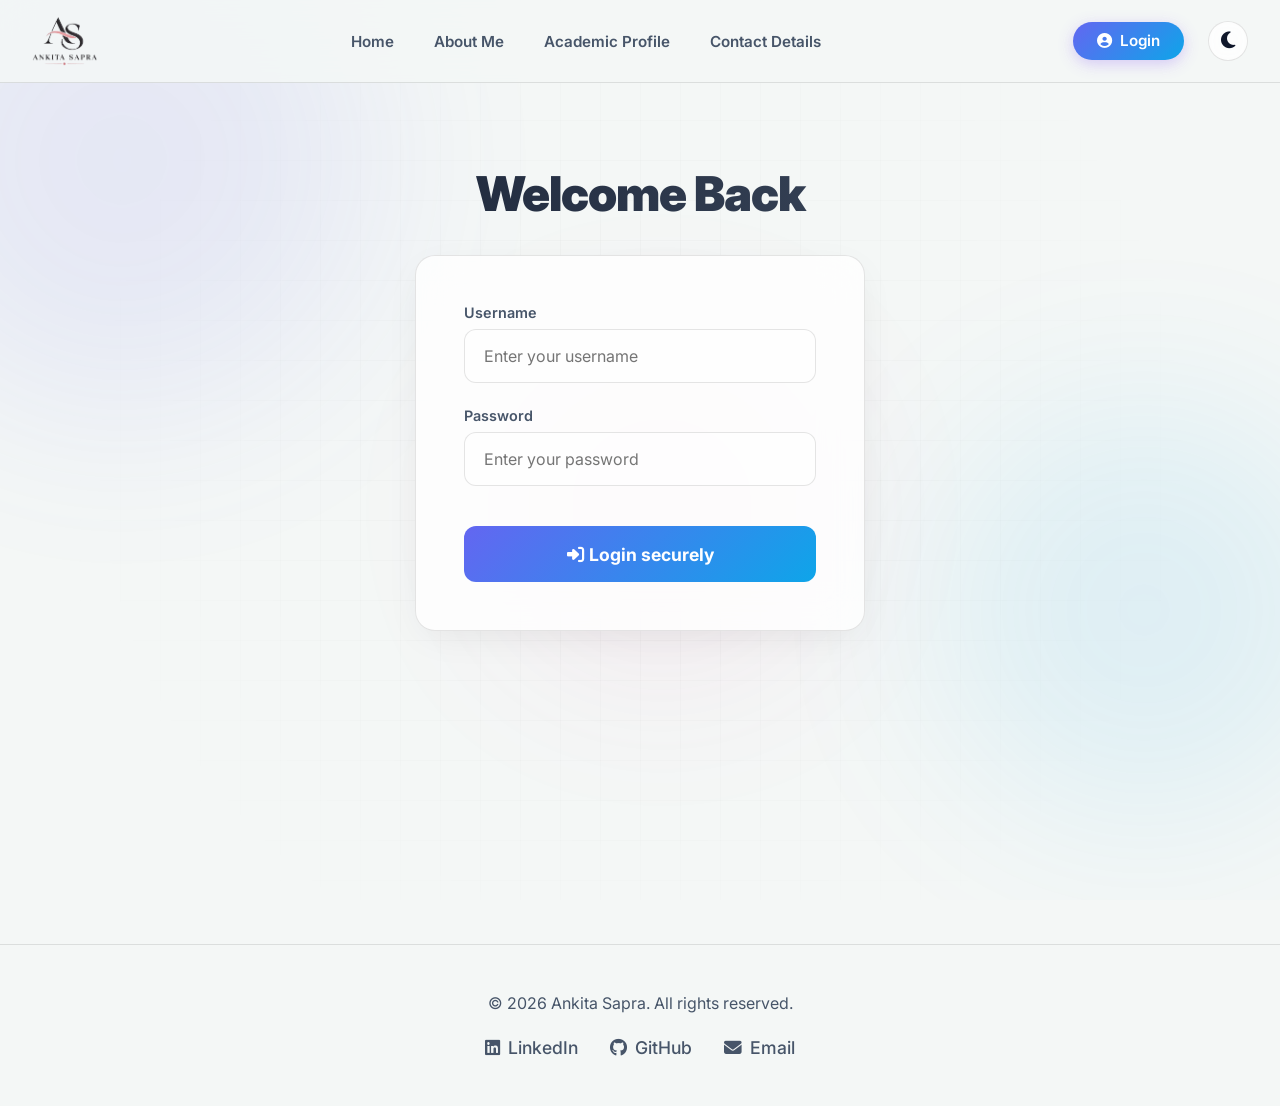
<file: login.html>
<!DOCTYPE html>
<html lang="en">
<head>
    <meta charset="UTF-8">
    <meta name="viewport" content="width=device-width, initial-scale=1.0">
    <title>Ankita Sapra - Portfolio | Login</title>
    <!-- FontAwesome for Icons -->
    <link rel="stylesheet" href="https://cdnjs.cloudflare.com/ajax/libs/font-awesome/6.4.0/css/all.min.css">
    <link rel="stylesheet" href="style.css">
    <link rel="stylesheet" href="login.css">
</head>
<body>
    <div class="background-effects">
        <div class="ambient-glow glow-1"></div>
        <div class="ambient-glow glow-2"></div>
        <div class="ambient-glow glow-3"></div>
        <div class="grid-overlay"></div>
    </div>
    <header id="header">
        <div class="nav-container">
            <a href="index.html" class="logo">
                <img src="assets/protfoliyo_logo.png" alt="Logo" class="logo-img">
            </a>
            <nav>
                <ul class="nav-links" id="nav-links">
                    <li><a href="index.html" class="nav-item">Home</a></li>
                    <li><a href="about.html" class="nav-item">About Me</a></li>
                    <li><a href="academic.html" class="nav-item">Academic Profile</a></li>
                    <li><a href="contact.html" class="nav-item">Contact Details</a></li>
                    <li class="mobile-only-login"><a href="login.html" class="active nav-item">Login</a></li>
                </ul>
            </nav>
            <div class="nav-actions">
                <a href="login.html" class="header-login-btn" style="background-color: var(--accent-hover);"><i class="fas fa-user-circle"></i> Login</a>
                <button class="theme-toggle" id="theme-toggle" aria-label="Toggle Dark Mode">
                    <i class="fas fa-moon"></i>
                </button>
                <button class="hamburger" id="hamburger" aria-label="Menu">
                    <i class="fas fa-bars"></i>
                </button>
            </div>
        </div>
    </header>

    <main>
        <!-- LOGIN SECTION -->
        <section class="section scroll-reveal" style="min-height: calc(100vh - 120px); align-items: center;">
            <h2 class="section-title" style="margin-bottom: 2rem;">Welcome Back</h2>
            <div class="login-container card" style="padding: 3rem;">
                <form id="login-form">
                    <div class="form-group">
                        <label for="username">Username</label>
                        <input type="text" id="username" name="username" placeholder="Enter your username" required>
                    </div>
                    <div class="form-group">
                        <label for="password">Password</label>
                        <input type="password" id="password" name="password" placeholder="Enter your password" required>
                    </div>
                    <button type="submit" class="animated-btn" style="margin-top: 1rem;">
                        <span><i class="fas fa-sign-in-alt"></i> Login securely</span>
                    </button>
                </form>
            </div>
        </section>
    </main>

    <footer>
        <div class="footer-content">
            <p>&copy; 2026 Ankita Sapra. All rights reserved.</p>
            <div class="footer-links">
                <a href="https://linkedin.com/in/sapra-ankita" target="_blank"><i class="fab fa-linkedin"></i> LinkedIn</a>
                <a href="https://github.com" target="_blank"><i class="fab fa-github"></i> GitHub</a>
                <a href="mailto:26ci2110080@gmail.com"><i class="fas fa-envelope"></i> Email</a>
            </div>
        </div>
    </footer>

    <script src="script.js"></script>
</body>
</html>
</file>
<file: style.css>
@import url('https://fonts.googleapis.com/css2?family=Inter:wght@400;500;600;700;800;900&display=swap');

:root {
  /* Default Dark Theme - Deep Violet & Cyan */
  --bg-color: #030712;
  --text-color: #f8fafc;
  --text-muted: #94a3b8;
  --card-bg: rgba(15, 23, 42, 0.6);
  --primary-color: #f8fafc;
  --nav-bg: rgba(3, 7, 18, 0.85);
  --border-color: rgba(255, 255, 255, 0.1);
  --accent-color: #8b5cf6;
  --accent-hover: #7c3aed;
  --secondary-accent: #22d3ee;
  --shadow: 0 10px 40px -10px rgba(0, 0, 0, 0.5);
  --transition: all 0.4s cubic-bezier(0.16, 1, 0.3, 1);
}

[data-theme="light"] {
  /* Light Theme */
  --bg-color: #f4f7f6;
  --text-color: #0f172a;
  --text-muted: #475569;
  --card-bg: rgba(255, 255, 255, 0.8);
  --primary-color: #0f172a;
  --nav-bg: rgba(244, 247, 246, 0.85);
  --border-color: rgba(0, 0, 0, 0.1);
  --accent-color: #6366f1;
  --accent-hover: #4f46e5;
  --secondary-accent: #0ea5e9;
  --shadow: 0 10px 40px -10px rgba(0, 0, 0, 0.08);
}

* {
  margin: 0;
  padding: 0;
  box-sizing: border-box;
  font-family: 'Inter', sans-serif;
}

html {
  scroll-behavior: smooth;
}

body {
  background-color: var(--bg-color);
  color: var(--text-color);
  transition: background-color 0.4s ease, color 0.4s ease;
  overflow-x: hidden;
  position: relative;
}

/* Background Effects */
.background-effects {
  position: fixed;
  top: 0;
  left: 0;
  width: 100%;
  height: 100vh;
  z-index: -1;
  overflow: hidden;
  pointer-events: none;
}

.ambient-glow {
  position: absolute;
  border-radius: 50%;
  filter: blur(100px);
  opacity: 0.15;
  will-change: transform;
}

[data-theme="light"] .ambient-glow {
  opacity: 0.1;
}

.glow-1 {
  background: var(--accent-color);
  width: 500px;
  height: 500px;
  top: -10%;
  left: -10%;
  animation: float 15s ease-in-out infinite;
}

.glow-2 {
  background: var(--secondary-accent);
  width: 400px;
  height: 400px;
  bottom: 10%;
  right: -5%;
  animation: float 20s ease-in-out infinite reverse;
}

.glow-3 {
  background: #ec4899;
  width: 300px;
  height: 300px;
  top: 40%;
  left: 40%;
  animation: float 18s ease-in-out infinite 2s;
  opacity: 0.1;
}

.grid-overlay {
  position: absolute;
  inset: 0;
  background-image: linear-gradient(var(--border-color) 1px, transparent 1px),
    linear-gradient(90deg, var(--border-color) 1px, transparent 1px);
  background-size: 40px 40px;
  mask-image: radial-gradient(circle at center, black, transparent 80%);
  -webkit-mask-image: radial-gradient(circle at center, black, transparent 80%);
  opacity: 0.3;
}

@keyframes float {

  0%,
  100% {
    transform: translateY(0) scale(1);
  }

  50% {
    transform: translateY(-30px) scale(1.05);
  }
}

/* Header */
header {
  background-color: var(--nav-bg);
  backdrop-filter: blur(16px);
  -webkit-backdrop-filter: blur(16px);
  position: fixed;
  top: 0;
  width: 100%;
  z-index: 1000;
  border-bottom: 1px solid var(--border-color);
  transition: var(--transition);
}

.nav-container {
  max-width: 1400px;
  margin: 0 auto;
  padding: 1rem 2rem;
  display: flex;
  justify-content: space-between;
  align-items: center;
}

.logo {
  display: flex;
  align-items: center;
  gap: 0.75rem;
  font-size: 1.5rem;
  font-weight: 900;
  color: var(--text-color);
  text-decoration: none;
  letter-spacing: -0.5px;
}

.logo-img {
  max-height: 50px;
  width: auto;
  border-radius: 8px;
}

.nav-links {
  display: flex;
  gap: 2.5rem;
  list-style: none;
}

.nav-links a {
  text-decoration: none;
  color: var(--text-muted);
  font-weight: 600;
  font-size: 0.95rem;
  position: relative;
  transition: var(--transition);
}

.nav-links a:hover,
.nav-links a.active {
  color: var(--text-color);
}

.nav-links a::after {
  content: '';
  position: absolute;
  width: 0;
  height: 2px;
  bottom: -4px;
  left: 0;
  background: linear-gradient(90deg, var(--accent-color), var(--secondary-accent));
  transition: var(--transition);
  border-radius: 2px;
}

.nav-links a:hover::after,
.nav-links a.active::after {
  width: 100%;
}

.mobile-only-login {
  display: none;
}

.nav-actions {
  display: flex;
  align-items: center;
  gap: 1.5rem;
}

/* Buttons */
.btn {
  display: inline-flex;
  align-items: center;
  justify-content: center;
  gap: 0.5rem;
  padding: 0.8rem 2rem;
  border-radius: 50px;
  font-weight: 600;
  font-size: 1rem;
  text-decoration: none;
  transition: var(--transition);
  cursor: pointer;
  border: none;
  font-family: 'Inter', sans-serif;
}

.btn-primary {
  background: linear-gradient(135deg, var(--accent-color), var(--secondary-accent));
  color: #fff !important;
  box-shadow: 0 4px 15px rgba(139, 92, 246, 0.3);
}

.btn-primary:hover {
  transform: translateY(-2px);
  box-shadow: 0 8px 25px rgba(139, 92, 246, 0.5);
  filter: brightness(1.1);
}

.btn-secondary {
  background: transparent;
  color: var(--text-color);
  border: 1px solid var(--border-color);
}

.btn-secondary:hover {
  background: rgba(255, 255, 255, 0.05);
  border-color: var(--secondary-accent);
  color: var(--secondary-accent);
  transform: translateY(-2px);
}

/* Animated Gradient Button */
.header-login-btn {
  background: linear-gradient(135deg, var(--accent-color), var(--secondary-accent));
  color: #fff !important;
  padding: 0.6rem 1.5rem;
  border-radius: 50px;
  text-decoration: none;
  font-weight: 600;
  font-size: 0.95rem;
  display: flex;
  align-items: center;
  gap: 0.5rem;
  transition: var(--transition);
  box-shadow: 0 4px 15px rgba(139, 92, 246, 0.3);
  position: relative;
  overflow: hidden;
  z-index: 1;
}

.header-login-btn::before {
  content: '';
  position: absolute;
  top: 0;
  left: 0;
  width: 100%;
  height: 100%;
  background: linear-gradient(135deg, var(--secondary-accent), var(--accent-color));
  z-index: -1;
  transition: opacity 0.4s ease;
  opacity: 0;
}

.header-login-btn:hover::before {
  opacity: 1;
}

.header-login-btn:hover {
  transform: translateY(-2px);
  box-shadow: 0 8px 25px rgba(139, 92, 246, 0.5);
}

.theme-toggle {
  background: var(--card-bg);
  border: 1px solid var(--border-color);
  width: 40px;
  height: 40px;
  border-radius: 50%;
  cursor: pointer;
  color: var(--text-color);
  font-size: 1.2rem;
  transition: var(--transition);
  display: flex;
  align-items: center;
  justify-content: center;
  backdrop-filter: blur(8px);
}

.theme-toggle:hover {
  border-color: var(--accent-color);
  color: var(--secondary-accent);
  transform: rotate(15deg);
}

.hamburger {
  display: none;
  background: var(--card-bg);
  border: 1px solid var(--border-color);
  width: 40px;
  height: 40px;
  border-radius: 8px;
  color: var(--text-color);
  font-size: 1.2rem;
  cursor: pointer;
  backdrop-filter: blur(8px);
}

/* Main Content */
main {
  padding-top: 100px;
  min-height: calc(100vh - 100px);
}

.section {
  padding: 4rem 2rem;
  max-width: 1400px;
  margin: 0 auto;
  position: relative;
}

.section-title {
  font-size: 3rem;
  font-weight: 900;
  margin-bottom: 3rem;
  text-align: center;
  letter-spacing: -1px;
  background: linear-gradient(to right, var(--text-color), var(--text-muted));
  -webkit-background-clip: text;
  -webkit-text-fill-color: transparent;
}

/* Glassmorphism Cards */
.grid-container {
  display: grid;
  grid-template-columns: repeat(auto-fit, minmax(300px, 1fr));
  gap: 2rem;
}

.card {
  background: var(--card-bg);
  backdrop-filter: blur(20px);
  -webkit-backdrop-filter: blur(20px);
  padding: 2.5rem;
  border-radius: 20px;
  border: 1px solid var(--border-color);
  box-shadow: var(--shadow);
  transition: var(--transition);
  position: relative;
  overflow: hidden;
}

.card::before {
  content: '';
  position: absolute;
  top: 0;
  left: 0;
  width: 100%;
  height: 2px;
  background: linear-gradient(90deg, transparent, var(--accent-color), transparent);
  opacity: 0;
  transition: opacity 0.4s ease;
}

.card:hover::before {
  opacity: 1;
}

.card:hover {
  transform: translateY(-5px);
  border-color: rgba(139, 92, 246, 0.3);
  box-shadow: 0 20px 40px -10px rgba(0, 0, 0, 0.4);
}

.card h3 {
  font-size: 1.5rem;
  margin-bottom: 1.5rem;
  display: flex;
  align-items: center;
  gap: 1rem;
  color: var(--text-color);
}

.card h3 i {
  color: var(--secondary-accent);
  background: rgba(34, 211, 238, 0.1);
  padding: 0.75rem;
  border-radius: 12px;
}

.card p,
.card ul li {
  color: var(--text-muted);
  font-size: 1.1rem;
  line-height: 1.6;
  margin-bottom: 1rem;
}

.card ul {
  list-style: none;
}

/* Scroll Reveal */
.scroll-reveal {
  opacity: 0;
  transform: translateY(30px);
  transition: opacity 0.8s ease, transform 0.8s cubic-bezier(0.16, 1, 0.3, 1);
}

.scroll-reveal.visible {
  opacity: 1;
  transform: translateY(0);
}

/* Footer */
footer {
  padding: 3rem 2rem;
  border-top: 1px solid var(--border-color);
  margin-top: 4rem;
  background-color: var(--nav-bg);
  backdrop-filter: blur(10px);
}

.footer-content {
  max-width: 1400px;
  margin: 0 auto;
  display: flex;
  flex-direction: column;
  align-items: center;
  gap: 1.5rem;
}

.footer-content p {
  color: var(--text-muted);
}

.footer-links {
  display: flex;
  gap: 2rem;
}

.footer-links a {
  color: var(--text-muted);
  text-decoration: none;
  font-size: 1.1rem;
  font-weight: 500;
  display: flex;
  align-items: center;
  gap: 0.5rem;
  transition: var(--transition);
}

.footer-links a:hover {
  color: var(--text-color);
}

/* Responsive */
@media (max-width: 768px) {
  .hamburger {
    display: flex;
    align-items: center;
    justify-content: center;
  }

  .nav-links {
    position: fixed;
    top: 73px;
    left: 0;
    width: 100%;
    height: calc(100vh - 73px);
    background-color: var(--bg-color);
    flex-direction: column;
    align-items: center;
    justify-content: center;
    gap: 3rem;
    transform: translateX(100%);
    transition: transform 0.4s cubic-bezier(0.16, 1, 0.3, 1);
    z-index: 999;
  }

  .nav-links.active {
    transform: translateX(0);
  }

  .nav-links a {
    font-size: 1.5rem;
  }

  .logo-img {
    max-height: 40px;
  }

  .hero-title {
    font-size: 2.5rem;
  }

  .section {
    padding: 3rem 1.5rem;
  }

  .header-login-btn {
    display: none;
  }

  .mobile-only-login {
    display: block;
  }
}
</file>
<file: index.css>
/* Hero Section */
.hero-container {
  display: flex;
  align-items: center;
  justify-content: space-between;
  gap: 4rem;
  padding: 6rem 1rem;
  position: relative;
  z-index: 10;
}

.hero-text-content {
  flex: 1;
  text-align: left;
}

.hero-image-content {
  flex: 1;
  display: flex;
  justify-content: center;
  align-items: center;
}

.hero-image {
  max-width: 100%;
  border-radius: 20px;
  box-shadow: 0 20px 40px -10px rgba(139, 92, 246, 0.4);
  border: 1px solid var(--border-color);
  animation: float 7s ease-in-out infinite;
}

.hero-greeting {
  font-size: 1.2rem;
  font-weight: 600;
  color: var(--accent-color);
  margin-bottom: 1rem;
  letter-spacing: 2px;
  text-transform: uppercase;
}

.hero-buttons {
  display: flex;
  gap: 1rem;
  margin-top: 2rem;
}

.btn {
  padding: 0.8rem 2rem;
  border-radius: 50px;
  font-weight: 600;
  text-decoration: none;
  transition: var(--transition);
  display: inline-flex;
  align-items: center;
  gap: 0.5rem;
}

.btn-primary {
  background: linear-gradient(135deg, var(--accent-color), var(--secondary-accent));
  color: #fff;
  box-shadow: 0 4px 15px rgba(139, 92, 246, 0.3);
}

.btn-primary:hover {
  transform: translateY(-2px);
  box-shadow: 0 8px 25px rgba(139, 92, 246, 0.5);
}

.btn-secondary {
  background: var(--card-bg);
  color: var(--text-color);
  border: 1px solid var(--border-color);
}

.btn-secondary:hover {
  border-color: var(--accent-color);
  color: var(--secondary-accent);
}

@media (max-width: 992px) {
  .hero-container {
    flex-direction: column-reverse;
    text-align: center;
  }

  .hero-text-content {
    text-align: center;
  }

  .hero-buttons {
    justify-content: center;
  }
}

.hero-badge {
  display: inline-flex;
  align-items: center;
  gap: 0.5rem;
  padding: 0.5rem 1rem;
  background: rgba(139, 92, 246, 0.1);
  border: 1px solid rgba(139, 92, 246, 0.2);
  border-radius: 50px;
  font-size: 0.85rem;
  font-weight: 600;
  color: var(--accent-color);
  margin-bottom: 2rem;
}

.hero-badge .ping {
  position: relative;
  display: flex;
  width: 8px;
  height: 8px;
}

.hero-badge .ping span:first-child {
  position: absolute;
  width: 100%;
  height: 100%;
  border-radius: 50%;
  background: var(--secondary-accent);
  opacity: 0.75;
  animation: ping 1.5s cubic-bezier(0, 0, 0.2, 1) infinite;
}

.hero-badge .ping span:last-child {
  position: relative;
  width: 8px;
  height: 8px;
  border-radius: 50%;
  background: var(--secondary-accent);
}

@keyframes ping {

  75%,
  100% {
    transform: scale(2.5);
    opacity: 0;
  }
}

.hero-title {
  font-size: clamp(3rem, 6vw, 5rem);
  font-weight: 900;
  line-height: 1.1;
  margin-bottom: 1.5rem;
  letter-spacing: -2px;
}

.hero-title span {
  background: linear-gradient(135deg, var(--accent-color), var(--secondary-accent));
  -webkit-background-clip: text;
  -webkit-text-fill-color: transparent;
}

.hero-subtitle {
  font-size: 1.5rem;
  color: var(--text-muted);
  font-weight: 500;
  margin-bottom: 1.5rem;
}

.hero-description {
  font-size: 1.15rem;
  max-width: 100%;
  margin: 0 0 2rem 0;
  color: var(--text-muted);
  line-height: 1.7;
}

/* Glassmorphism Cards */
.grid-container {
  display: grid;
  grid-template-columns: repeat(auto-fit, minmax(300px, 1fr));
  gap: 2rem;
}

.card {
  background: var(--card-bg);
  backdrop-filter: blur(20px);
  -webkit-backdrop-filter: blur(20px);
  padding: 2.5rem;
  border-radius: 20px;
  border: 1px solid var(--border-color);
  box-shadow: var(--shadow);
  transition: var(--transition);
  position: relative;
  overflow: hidden;
}

.card::before {
  content: '';
  position: absolute;
  top: 0;
  left: 0;
  width: 100%;
  height: 2px;
  background: linear-gradient(90deg, transparent, var(--accent-color), transparent);
  opacity: 0;
  transition: opacity 0.4s ease;
}

.card:hover::before {
  opacity: 1;
}

/* Expertise Section */
.expertise-grid {
  display: grid;
  grid-template-columns: repeat(auto-fit, minmax(320px, 1fr));
  gap: 2.5rem;
  perspective: 1000px;
}

.expertise-card {
  background: var(--card-bg);
  backdrop-filter: blur(20px);
  -webkit-backdrop-filter: blur(20px);
  border: 1px solid var(--border-color);
  border-radius: 24px;
  padding: 3rem 2rem;
  position: relative;
  overflow: hidden;
  transition: all 0.5s cubic-bezier(0.4, 0, 0.2, 1);
  transform-style: preserve-3d;
  display: flex;
  flex-direction: column;
  align-items: flex-start;
  z-index: 1;
}

.expertise-glow {
  position: absolute;
  width: 150px;
  height: 150px;
  background: radial-gradient(circle, var(--accent-color) 0%, transparent 70%);
  top: -50px;
  right: -50px;
  opacity: 0.15;
  border-radius: 50%;
  transition: all 0.6s ease;
  z-index: -1;
}

.expertise-card:hover {
  transform: translateY(-10px);
  border-color: rgba(139, 92, 246, 0.4);
  box-shadow: 20px 20px 60px -15px rgba(0, 0, 0, 0.5),
    -20px -20px 60px -15px rgba(139, 92, 246, 0.1);
}

.expertise-card:hover .expertise-glow {
  transform: scale(2.5);
  opacity: 0.3;
  background: radial-gradient(circle, var(--secondary-accent) 0%, transparent 70%);
}

.expertise-icon {
  width: 70px;
  height: 70px;
  background: linear-gradient(135deg, rgba(139, 92, 246, 0.1), rgba(34, 211, 238, 0.1));
  border: 1px solid rgba(139, 92, 246, 0.2);
  border-radius: 20px;
  display: flex;
  justify-content: center;
  align-items: center;
  font-size: 2rem;
  color: var(--secondary-accent);
  margin-bottom: 2rem;
  transition: all 0.5s ease;
  position: relative;
}

.expertise-icon::after {
  content: '';
  position: absolute;
  inset: -2px;
  border-radius: 22px;
  background: linear-gradient(135deg, var(--accent-color), var(--secondary-accent));
  z-index: -1;
  opacity: 0;
  transition: opacity 0.5s ease;
}

.expertise-card:hover .expertise-icon {
  transform: scale(1.1) translateY(-10px);
  color: #fff;
  border-color: transparent;
  box-shadow: 0 10px 30px rgba(139, 92, 246, 0.4);
}

.expertise-card:hover .expertise-icon::after {
  opacity: 1;
}

.expertise-card h3 {
  font-size: 1.6rem;
  font-weight: 700;
  color: var(--text-color);
  margin-bottom: 1rem;
  letter-spacing: -0.5px;
}

.expertise-card p {
  color: var(--text-muted);
  line-height: 1.7;
  margin-bottom: 2rem;
  font-size: 1.05rem;
  flex-grow: 1;
}

.expertise-tags {
  display: flex;
  flex-wrap: wrap;
  gap: 0.5rem;
  list-style: none;
  padding: 0;
}

.expertise-tags li {
  font-size: 0.8rem;
  font-weight: 600;
  color: var(--accent-color);
  background: rgba(139, 92, 246, 0.1);
  padding: 0.4rem 1rem;
  border-radius: 50px;
  border: 1px solid rgba(139, 92, 246, 0.2);
  transition: all 0.3s ease;
}

.expertise-card:hover .expertise-tags li {
  background: rgba(34, 211, 238, 0.15);
  color: var(--secondary-accent);
  border-color: rgba(34, 211, 238, 0.3);
}

.card:hover {
  transform: translateY(-5px);
  border-color: rgba(139, 92, 246, 0.3);
  box-shadow: 0 20px 40px -10px rgba(0, 0, 0, 0.4);
}

.card h3 {
  font-size: 1.5rem;
  margin-bottom: 1.5rem;
  display: flex;
  align-items: center;
  gap: 1rem;
  color: var(--text-color);
}

.card h3 i {
  color: var(--secondary-accent);
  background: rgba(34, 211, 238, 0.1);
  padding: 0.75rem;
  border-radius: 12px;
}

.card p,
.card ul li {
  color: var(--text-muted);
  font-size: 1.1rem;
  line-height: 1.6;
  margin-bottom: 1rem;
}

.card ul {
  list-style: none;
}

/* Featured Projects Flip Cards */
.projects-grid {
  display: grid;
  grid-template-columns: repeat(auto-fit, minmax(300px, 1fr));
  gap: 2.5rem;
  perspective: 1500px;
}

.flip-card {
  background-color: transparent;
  width: 100%;
  height: 380px;
  perspective: 1500px;
}

.flip-card-inner {
  position: relative;
  width: 100%;
  height: 100%;
  text-align: center;
  transition: transform 0.8s cubic-bezier(0.175, 0.885, 0.32, 1.275);
  transform-style: preserve-3d;
}

.flip-card:hover .flip-card-inner {
  transform: rotateY(180deg);
}

.flip-card-front,
.flip-card-back {
  position: absolute;
  width: 100%;
  height: 100%;
  -webkit-backface-visibility: hidden;
  backface-visibility: hidden;
  border-radius: 24px;
  display: flex;
  flex-direction: column;
  justify-content: center;
  align-items: center;
  padding: 2.5rem;
}

/* Front Face */
.flip-card-front {
  background: var(--card-bg);
  backdrop-filter: blur(20px);
  -webkit-backdrop-filter: blur(20px);
  border: 1px solid var(--border-color);
  box-shadow: var(--shadow);
}

.project-icon-large {
  font-size: 3.5rem;
  background: linear-gradient(135deg, var(--accent-color), var(--secondary-accent));
  -webkit-background-clip: text;
  -webkit-text-fill-color: transparent;
  margin-bottom: 1.5rem;
  filter: drop-shadow(0 10px 15px rgba(139, 92, 246, 0.3));
}

.flip-card-front h3 {
  font-size: 1.5rem;
  font-weight: 700;
  color: var(--text-color);
  margin-bottom: 1.5rem;
}

.project-front-tags {
  display: flex;
  gap: 0.5rem;
}

.project-front-tags span {
  font-size: 0.8rem;
  padding: 0.4rem 1rem;
  background: rgba(255, 255, 255, 0.05);
  border: 1px solid var(--border-color);
  border-radius: 50px;
  color: var(--text-muted);
}

/* Back Face */
.flip-card-back {
  background: linear-gradient(135deg, var(--accent-color), var(--secondary-accent));
  color: white;
  transform: rotateY(180deg);
  box-shadow: 0 20px 40px -10px rgba(139, 92, 246, 0.5);
  border: 1px solid rgba(255, 255, 255, 0.2);
}

.flip-card-back h3 {
  font-size: 1.5rem;
  font-weight: 700;
  color: white;
  margin-bottom: 1rem;
}

.flip-card-back p {
  color: rgba(255, 255, 255, 0.9);
  font-size: 1.05rem;
  line-height: 1.6;
  margin-bottom: 2rem;
}

.flip-card-back .btn-secondary {
  border-color: rgba(255, 255, 255, 0.5);
  backdrop-filter: blur(5px);
}

.flip-card-back .btn-secondary:hover {
  background: white;
  color: var(--accent-color);
  border-color: white;
}
</file>
<file: academic.css>
/* Timeline Section */
.timeline-header {
  margin-bottom: 4rem;
}

.timeline {
  position: relative;
  max-width: 1000px;
  margin: 0 auto;
  padding: 2rem 0;
}

.timeline::after {
  content: '';
  position: absolute;
  width: 4px;
  background: linear-gradient(to bottom, var(--accent-color), #f59e0b);
  top: 0;
  bottom: 0;
  left: 50%;
  margin-left: -2px;
  border-radius: 4px;
  z-index: -1;
}

.timeline-item {
  padding: 10px 40px;
  position: relative;
  background-color: inherit;
  width: 50%;
}

.timeline-item.left {
  left: 0;
}

.timeline-item.right {
  left: 50%;
}

.timeline-icon {
  position: absolute;
  width: 40px;
  height: 40px;
  right: -20px;
  background: var(--card-bg);
  border: 4px solid var(--accent-color);
  top: 30px;
  border-radius: 50%;
  z-index: 1;
  display: flex;
  align-items: center;
  justify-content: center;
  color: var(--secondary-accent);
  font-size: 1.2rem;
  box-shadow: 0 0 15px rgba(139, 92, 246, 0.5);
  transition: var(--transition);
}

.timeline-item.right .timeline-icon {
  left: -20px;
}

.timeline-item:hover .timeline-icon {
  transform: scale(1.2);
  background: var(--accent-color);
  color: #fff;
}

.timeline-content {
  padding: 2rem;
  border-radius: 16px;
  position: relative;
}

.timeline-item.left .timeline-content {
  text-align: right;
}

.timeline-item.right .timeline-content {
  text-align: left;
}

.timeline-date {
  font-size: 0.9rem;
  color: var(--text-muted);
  margin-bottom: 1rem;
  display: inline-flex;
  align-items: center;
  gap: 0.5rem;
  background: rgba(255, 255, 255, 0.05);
  padding: 0.4rem 1rem;
  border-radius: 20px;
  border: 1px solid var(--border-color);
}

.active-badge {
  display: inline-flex;
  align-items: center;
  gap: 0.5rem;
  background: rgba(16, 185, 129, 0.1);
  color: #10b981;
  padding: 0.3rem 0.8rem;
  border-radius: 20px;
  font-size: 0.8rem;
  font-weight: 700;
  margin-bottom: 1rem;
  border: 1px solid rgba(16, 185, 129, 0.2);
}

.active-badge .ping {
  position: relative;
  display: flex;
  width: 8px;
  height: 8px;
}

.active-badge .ping span:first-child {
  position: absolute;
  width: 100%;
  height: 100%;
  border-radius: 50%;
  background: #10b981;
  opacity: 0.75;
  animation: ping 1.5s cubic-bezier(0, 0, 0.2, 1) infinite;
}

.active-badge .ping span:last-child {
  position: relative;
  width: 8px;
  height: 8px;
  border-radius: 50%;
  background: #10b981;
}

@keyframes ping {
  75%, 100% {
    transform: scale(2.5);
    opacity: 0;
  }
}

.timeline-content h3 {
  font-size: 1.5rem;
  color: var(--text-color);
  margin-bottom: 0.5rem;
}

.timeline-content h4 {
  font-size: 1.1rem;
  color: var(--text-muted);
  margin-bottom: 1rem;
  font-weight: 500;
}

.timeline-content ul {
  list-style-position: inside;
}

.timeline-item.left .timeline-content ul {
  text-align: right;
}

.timeline-tags {
  display: flex;
  flex-wrap: wrap;
  gap: 0.5rem;
  margin-top: 1.5rem;
}

.timeline-item.left .timeline-tags {
  justify-content: flex-end;
}

.timeline-tags span {
  font-size: 0.85rem;
  padding: 0.3rem 0.8rem;
  background: rgba(255, 255, 255, 0.05);
  border: 1px solid var(--border-color);
  border-radius: 50px;
  color: var(--text-muted);
}

/* Orange Theme for specific timeline items */
.timeline-item.orange-theme .timeline-icon {
  background: #f59e0b;
  border-color: #f59e0b;
  color: #fff;
  box-shadow: 0 0 15px rgba(245, 158, 11, 0.4);
}

.timeline-item.orange-theme:hover .timeline-icon {
  background: #ea580c;
  border-color: #ea580c;
  transform: scale(1.2);
}

.timeline-item.orange-theme .timeline-content.card::before {
  background: linear-gradient(90deg, transparent, #f59e0b, transparent);
}

.timeline-item.orange-theme .timeline-content.card:hover {
  border-color: rgba(245, 158, 11, 0.3);
}

@media (max-width: 768px) {

  /* Timeline Responsive */
  .timeline::after {
    left: 31px;
  }

  .timeline-item {
    width: 100%;
    padding-left: 70px;
    padding-right: 25px;
  }

  .timeline-item.right {
    left: 0%;
    margin-left: 0;
  }

  .timeline-item.left .timeline-content,
  .timeline-item.right .timeline-content {
    text-align: left;
  }

  .timeline-item.left .timeline-tags {
    justify-content: flex-start;
  }

  .timeline-item.left .timeline-content ul {
    text-align: left;
  }

  .timeline-icon {
    left: 11px !important;
    right: auto !important;
  }
}
</file>
<file: about.css>
/* About Page Redesign */
.about-redesign {
  max-width: 1300px;
}
.about-grid {
  display: flex;
  justify-content: center;
  align-items: center;
}
.about-image-card {
  padding: 1.5rem;
  display: flex;
  flex-direction: column;
  background: var(--card-bg);
  position: relative;
  border-radius: 24px;
  overflow: visible;
}
.availability-tag {
  display: inline-flex;
  align-items: center;
  gap: 0.5rem;
  font-size: 0.75rem;
  font-weight: 700;
  color: var(--text-muted);
  margin-bottom: 1rem;
  letter-spacing: 1px;
}
.availability-tag .ping {
  position: relative;
  display: flex;
  width: 10px;
  height: 10px;
}
.availability-tag .ping span:first-child {
  position: absolute;
  width: 100%;
  height: 100%;
  border-radius: 50%;
  background: #10b981;
  opacity: 0.75;
  animation: ping 1.5s cubic-bezier(0, 0, 0.2, 1) infinite;
}
.availability-tag .ping span:last-child {
  position: relative;
  width: 10px;
  height: 10px;
  border-radius: 50%;
  background: #10b981;
}
.profile-image {
  width: 100%;
  border-radius: 16px;
  object-fit: cover;
  height: auto;
  aspect-ratio: 4/5;
}
.profile-info-overlay {
  margin-top: 1.5rem;
  text-align: center;
}
.profile-info-overlay h2 {
  font-size: 1.8rem;
  margin-bottom: 0.2rem;
  color: var(--text-color);
}
.profile-info-overlay p {
  font-size: 0.8rem;
  color: var(--text-muted);
  font-weight: 700;
  letter-spacing: 1px;
  margin-bottom: 1.5rem;
}
.profile-footer {
  display: flex;
  justify-content: space-between;
  gap: 1rem;
}
.location-tag, .work-tag {
  flex: 1;
  display: flex;
  align-items: center;
  justify-content: center;
  gap: 0.5rem;
  padding: 0.8rem;
  background: rgba(255, 255, 255, 0.03);
  border: 1px solid var(--border-color);
  border-radius: 12px;
  font-size: 0.85rem;
  font-weight: 600;
  color: var(--text-color);
}
.work-tag i {
  color: #fbbf24;
}

/* Floating Badges */
.floating-badge {
  position: absolute;
  background: var(--card-bg);
  backdrop-filter: blur(10px);
  -webkit-backdrop-filter: blur(10px);
  border: 1px solid var(--border-color);
  padding: 0.5rem 1rem;
  border-radius: 50px;
  display: flex;
  align-items: center;
  gap: 0.5rem;
  font-weight: 700;
  font-size: 0.85rem;
  box-shadow: 0 10px 20px rgba(0,0,0,0.2);
  z-index: 10;
  animation: float 6s ease-in-out infinite;
}
.html-badge {
  top: 15%;
  left: -20px;
  color: #e34f26;
  border-color: rgba(227, 79, 38, 0.3);
}
.css-badge {
  bottom: 25%;
  right: -20px;
  color: #264de4;
  border-color: rgba(38, 77, 228, 0.3);
  animation-delay: 1s;
}

.about-title {
  font-size: clamp(2.5rem, 4vw, 4rem);
  text-align: left;
  margin-bottom: 2rem;
  line-height: 1.1;
  letter-spacing: -1px;
}
.about-description {
  display: flex;
  flex-direction: column;
  gap: 1.2rem;
  margin-bottom: 3rem;
}
.about-description p {
  color: var(--text-muted);
  font-size: 1.05rem;
  line-height: 1.7;
}

.skills-grid {
  display: grid;
  grid-template-columns: repeat(3, 1fr);
  gap: 1rem;
  margin-bottom: 2rem;
}
.skill-card {
  padding: 1.5rem;
  border-radius: 16px;
  position: relative;
  display: flex;
  flex-direction: column;
  gap: 0.5rem;
}
.skill-card::after {
  content: '';
  position: absolute;
  bottom: 0;
  left: 10%;
  width: 80%;
  height: 3px;
  background: linear-gradient(90deg, var(--accent-color), var(--secondary-accent));
  border-radius: 3px 3px 0 0;
  opacity: 0.7;
}
.skill-icon {
  width: 40px;
  height: 40px;
  background: rgba(139, 92, 246, 0.1);
  color: var(--accent-color);
  display: flex;
  align-items: center;
  justify-content: center;
  border-radius: 10px;
  font-size: 1.2rem;
  margin-bottom: 0.5rem;
}
.skill-card h4 {
  font-size: 1rem;
  color: var(--text-color);
}
.skill-card p {
  font-size: 0.7rem;
  font-weight: 700;
  letter-spacing: 1px;
  margin-bottom: 0;
}

.contact-cards-grid {
  display: grid;
  grid-template-columns: 1fr 1.3fr;
  gap: 1rem;
}
.contact-info-card {
  display: flex;
  align-items: center;
  padding: 1.5rem;
  border-radius: 16px;
  text-decoration: none;
  gap: 1rem;
}
.c-icon {
  width: 45px;
  height: 45px;
  background: rgba(139, 92, 246, 0.1);
  color: var(--accent-color);
  border-radius: 50%;
  display: flex;
  align-items: center;
  justify-content: center;
  font-size: 1.2rem;
}
.c-text {
  flex: 1;
  display: flex;
  flex-direction: column;
  gap: 0.2rem;
}
.c-label {
  font-size: 0.7rem;
  font-weight: 700;
  color: var(--text-muted);
  letter-spacing: 1px;
}
.c-value {
  font-size: 0.9rem;
  font-weight: 600;
  color: var(--text-color);
}
.c-arrow {
  color: var(--text-muted);
  opacity: 0.5;
  transition: var(--transition);
}
.contact-info-card:hover .c-arrow {
  opacity: 1;
  color: var(--accent-color);
  transform: translate(2px, -2px);
}

@media (max-width: 992px) {
  .about-grid {
    grid-template-columns: 1fr;
  }
  .skills-grid {
    grid-template-columns: 1fr;
  }
  .contact-cards-grid {
    grid-template-columns: 1fr;
  }
  .floating-badge {
    display: none;
  }
}
</file>
<file: contact.css>
/* Contact Details */
.contact-grid {
  text-align: center;
}

.contact-item {
  display: flex;
  flex-direction: column;
  align-items: center;
  gap: 1.5rem;
  padding: 3rem 2rem;
}

.contact-icon {
  font-size: 2.5rem;
  color: var(--secondary-accent);
  background: rgba(34, 211, 238, 0.1);
  width: 80px;
  height: 80px;
  display: flex;
  align-items: center;
  justify-content: center;
  border-radius: 50%;
  transition: var(--transition);
  border: 1px solid rgba(34, 211, 238, 0.2);
}

.contact-item:hover .contact-icon {
  transform: scale(1.1) translateY(-5px);
  background: var(--secondary-accent);
  color: #fff;
  box-shadow: 0 10px 25px rgba(34, 211, 238, 0.4);
}

.contact-item a,
.contact-item p {
  color: var(--text-color);
  text-decoration: none;
  font-size: 1.15rem;
  font-weight: 600;
  transition: var(--transition);
}

.contact-item a:hover {
  color: var(--secondary-accent);
}

/* Contact Page Redesign */
.contact-split-layout {
  display: grid;
  grid-template-columns: 1fr 1.5fr;
  gap: 2rem;
  max-width: 1100px;
  margin: 0 auto;
}

.contact-card-header {
  display: flex;
  justify-content: space-between;
  align-items: flex-start;
  margin-bottom: 1rem;
}

.sub-heading {
  font-size: 0.75rem;
  font-weight: 800;
  letter-spacing: 2px;
  color: var(--accent-color);
  text-transform: uppercase;
  display: block;
  margin-bottom: 0.5rem;
}

.contact-command-center h3, .project-inquiry h3 {
  font-size: 1.8rem;
  margin-bottom: 0;
  color: var(--text-color);
}

.header-icon {
  background: rgba(139, 92, 246, 0.1);
  color: var(--accent-color);
  width: 45px;
  height: 45px;
  border-radius: 50%;
  display: flex;
  align-items: center;
  justify-content: center;
  font-size: 1.2rem;
}

.contact-desc {
  color: var(--text-muted);
  font-size: 1rem;
  margin-bottom: 2rem;
  line-height: 1.6;
}

.contact-info-list {
  display: flex;
  flex-direction: column;
  gap: 1rem;
  margin-bottom: 2rem;
}

.contact-info-item {
  display: flex;
  align-items: center;
  padding: 1rem;
  background: rgba(255,255,255,0.02);
  border: 1px solid var(--border-color);
  border-radius: 12px;
  text-decoration: none;
  color: var(--text-color);
  transition: var(--transition);
}

[data-theme="light"] .contact-info-item {
  background: rgba(0,0,0,0.02);
}

.contact-info-item:hover {
  background: rgba(255,255,255,0.05);
  border-color: rgba(139, 92, 246, 0.3);
  transform: translateY(-2px);
}

.info-icon {
  width: 40px;
  height: 40px;
  background: rgba(34, 211, 238, 0.1);
  color: var(--secondary-accent);
  border-radius: 10px;
  display: flex;
  align-items: center;
  justify-content: center;
  margin-right: 1rem;
  font-size: 1.1rem;
}

.info-text {
  flex: 1;
  display: flex;
  flex-direction: column;
}

.info-label {
  font-size: 0.7rem;
  font-weight: 700;
  color: var(--text-muted);
  letter-spacing: 1px;
}

.info-value {
  font-weight: 600;
  font-size: 0.95rem;
}

.arrow-icon {
  color: var(--text-muted);
  font-size: 0.8rem;
  opacity: 0.5;
  transition: var(--transition);
}

.contact-info-item:hover .arrow-icon {
  opacity: 1;
  color: var(--accent-color);
}

.availability-box {
  display: flex;
  align-items: center;
  padding: 1rem;
  background: rgba(16, 185, 129, 0.05);
  border: 1px solid rgba(16, 185, 129, 0.2);
  border-radius: 12px;
  margin-bottom: 1.5rem;
}

.ping-indicator {
  margin-right: 1rem;
}

.availability-text {
  display: flex;
  flex-direction: column;
}

.availability-text strong {
  color: #10b981;
  font-size: 0.9rem;
}

.availability-text span {
  color: var(--text-muted);
  font-size: 0.75rem;
}

.contact-footer-note {
  font-size: 0.8rem;
  color: var(--text-muted);
  display: flex;
  align-items: center;
  gap: 0.5rem;
}

.contact-form {
  display: flex;
  flex-direction: column;
  gap: 1rem;
}

.form-row {
  display: flex;
  gap: 1rem;
}

.form-row .form-group {
  flex: 1;
  margin-bottom: 0;
}

.form-group {
  margin-bottom: 0;
  position: relative;
}

.contact-form input, .contact-form textarea {
  width: 100%;
  padding: 1rem 1.2rem;
  border: 1px solid var(--border-color);
  border-radius: 12px;
  background-color: rgba(255, 255, 255, 0.02);
  color: var(--text-color);
  transition: var(--transition);
  font-size: 0.95rem;
}

[data-theme="light"] .contact-form input, [data-theme="light"] .contact-form textarea {
  background-color: rgba(0, 0, 0, 0.02);
}

.contact-form input:focus, .contact-form textarea:focus {
  outline: none;
  border-color: var(--accent-color);
  box-shadow: 0 0 0 4px rgba(139, 92, 246, 0.1);
  background-color: rgba(255, 255, 255, 0.05);
}

.char-count {
  position: absolute;
  bottom: 10px;
  right: 15px;
  font-size: 0.7rem;
  color: var(--text-muted);
}

.form-footer {
  display: flex;
  justify-content: space-between;
  align-items: center;
  margin-top: 1rem;
}

.privacy-note {
  font-size: 0.8rem;
  color: #10b981;
  display: flex;
  align-items: center;
  gap: 0.5rem;
}

.submit-btn {
  border: none;
  cursor: pointer;
  padding: 1rem 2rem;
}

@media (max-width: 768px) {
  .contact-split-layout {
    grid-template-columns: 1fr;
  }
  .form-row {
    flex-direction: column;
  }
  .form-footer {
    flex-direction: column;
    align-items: flex-start;
    gap: 1.5rem;
  }
  .submit-btn {
    width: 100%;
    justify-content: center;
  }
}
</file>
<file: login.css>
/* Login Form */
.login-container {
  max-width: 450px;
  margin: 0 auto;
  width: 100%;
}

.form-group {
  margin-bottom: 1.5rem;
}

.form-group label {
  display: block;
  margin-bottom: 0.5rem;
  font-weight: 600;
  font-size: 0.9rem;
  color: var(--text-muted);
}

.form-group input {
  width: 100%;
  padding: 1rem 1.2rem;
  border: 1px solid var(--border-color);
  border-radius: 12px;
  background-color: rgba(0, 0, 0, 0.2);
  color: var(--text-color);
  transition: var(--transition);
  font-size: 1rem;
}

[data-theme="light"] .form-group input {
  background-color: rgba(255, 255, 255, 0.5);
}

.form-group input:focus {
  outline: none;
  border-color: var(--accent-color);
  box-shadow: 0 0 0 4px rgba(139, 92, 246, 0.15);
  background-color: rgba(0, 0, 0, 0.4);
}

[data-theme="light"] .form-group input:focus {
  background-color: #fff;
}

.animated-btn {
  display: inline-flex;
  justify-content: center;
  align-items: center;
  width: 100%;
  padding: 1.1rem;
  background: linear-gradient(135deg, var(--accent-color), var(--secondary-accent));
  color: #fff;
  border: none;
  border-radius: 12px;
  font-size: 1.1rem;
  font-weight: 700;
  cursor: pointer;
  transition: var(--transition);
  position: relative;
  z-index: 1;
}

.animated-btn:hover {
  transform: translateY(-2px);
  box-shadow: 0 10px 20px -5px rgba(139, 92, 246, 0.5);
}
</file>
